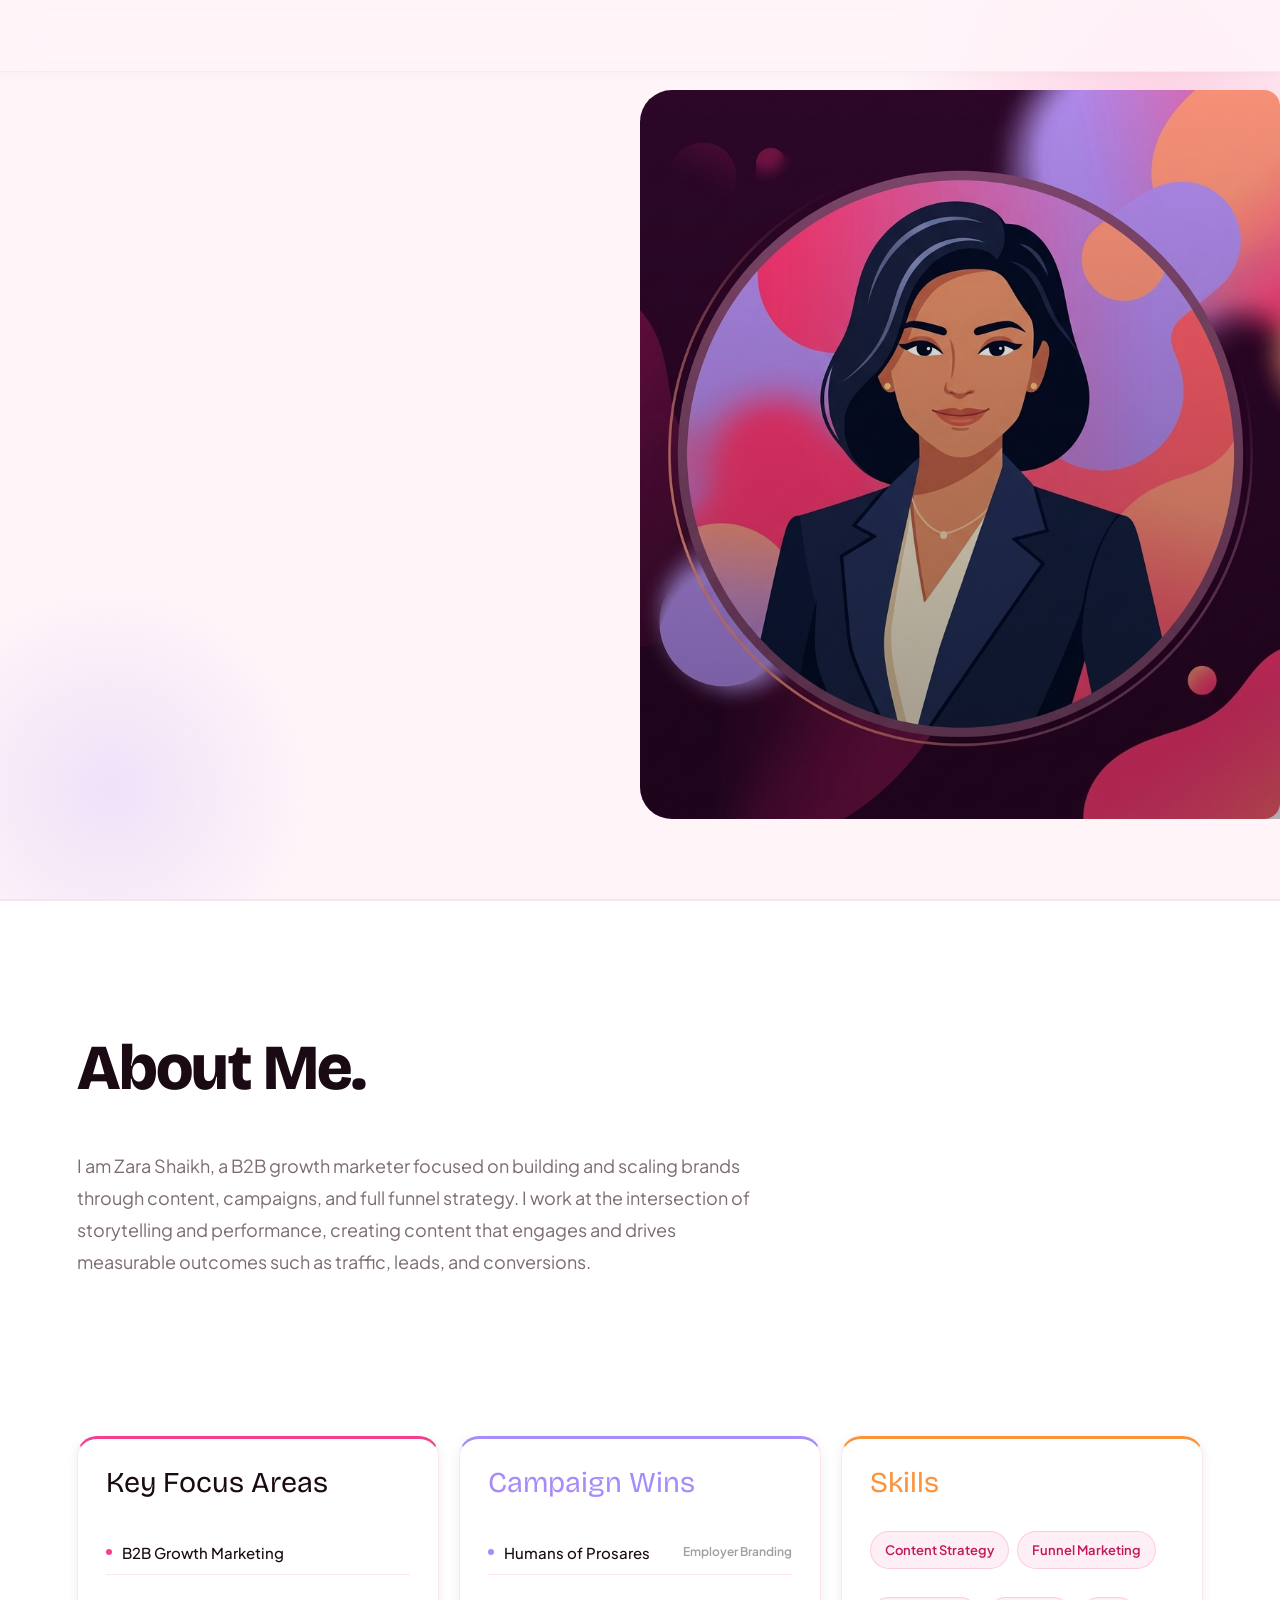
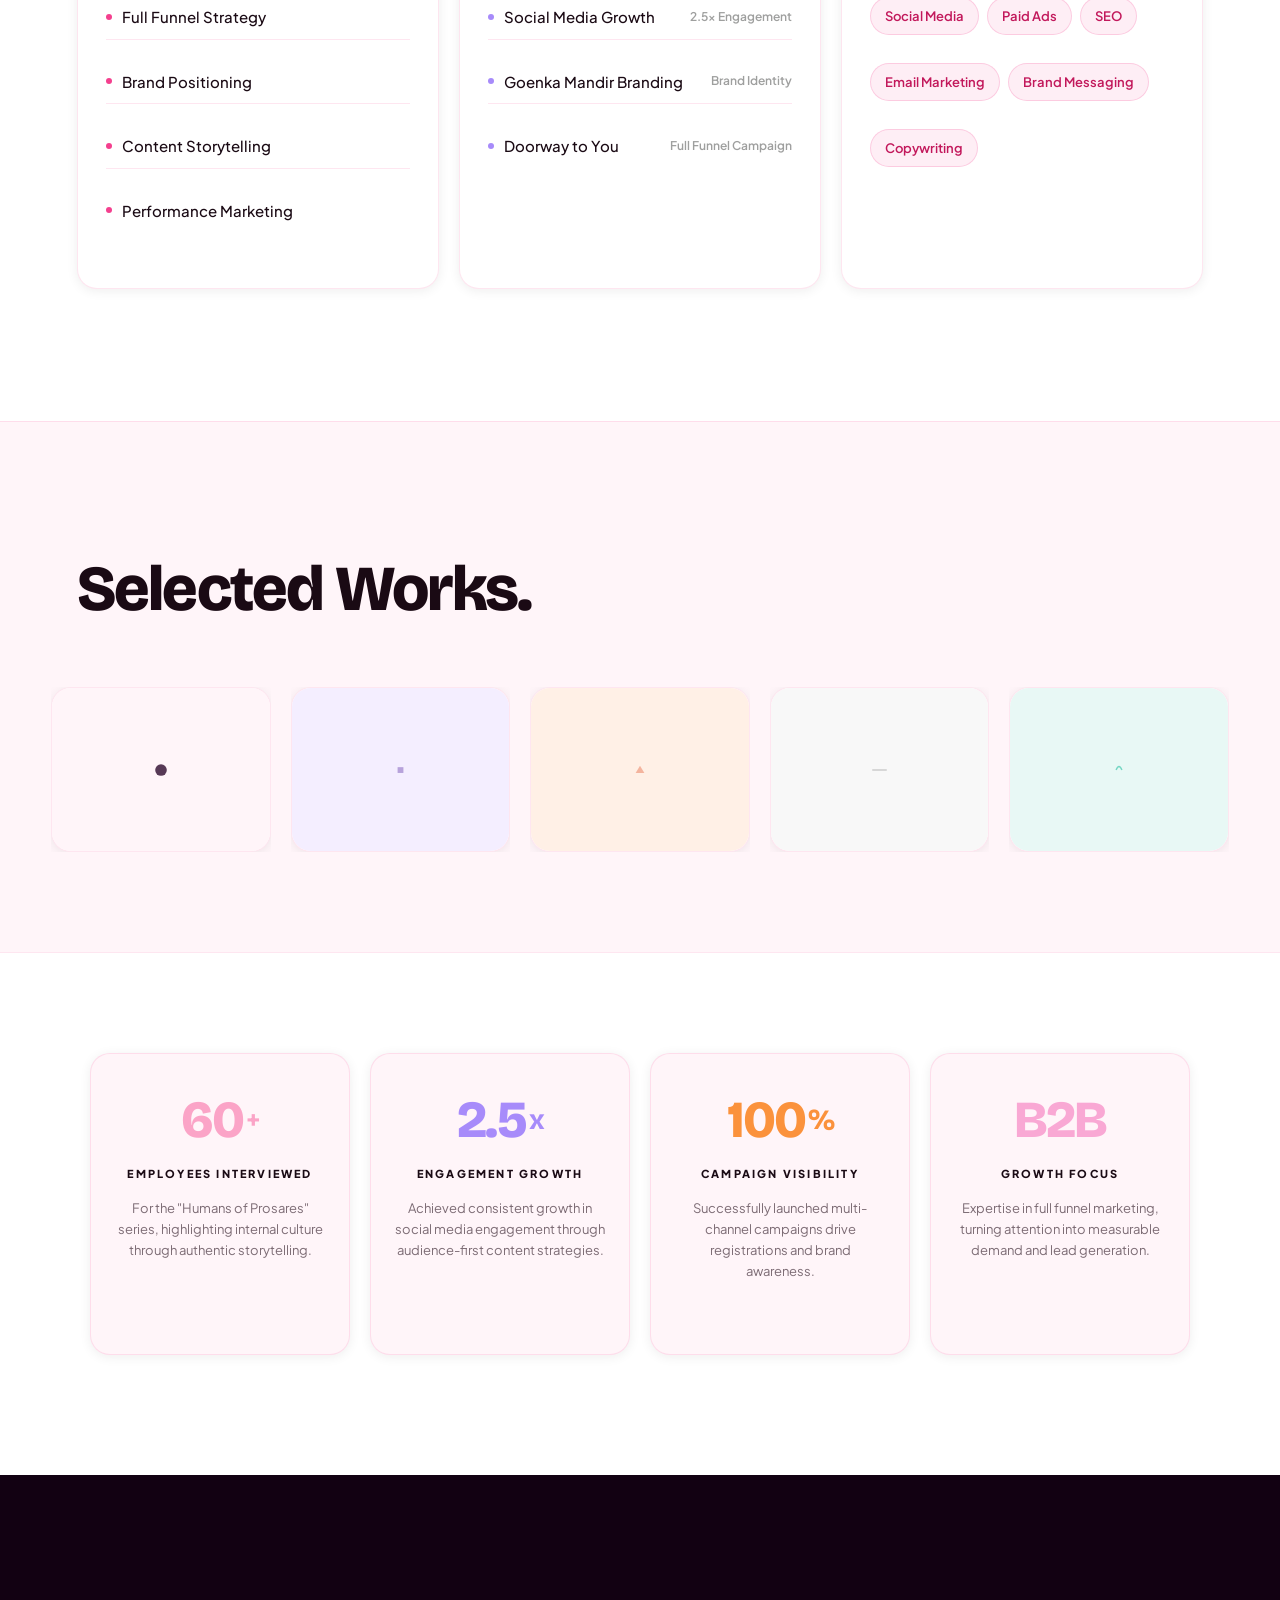
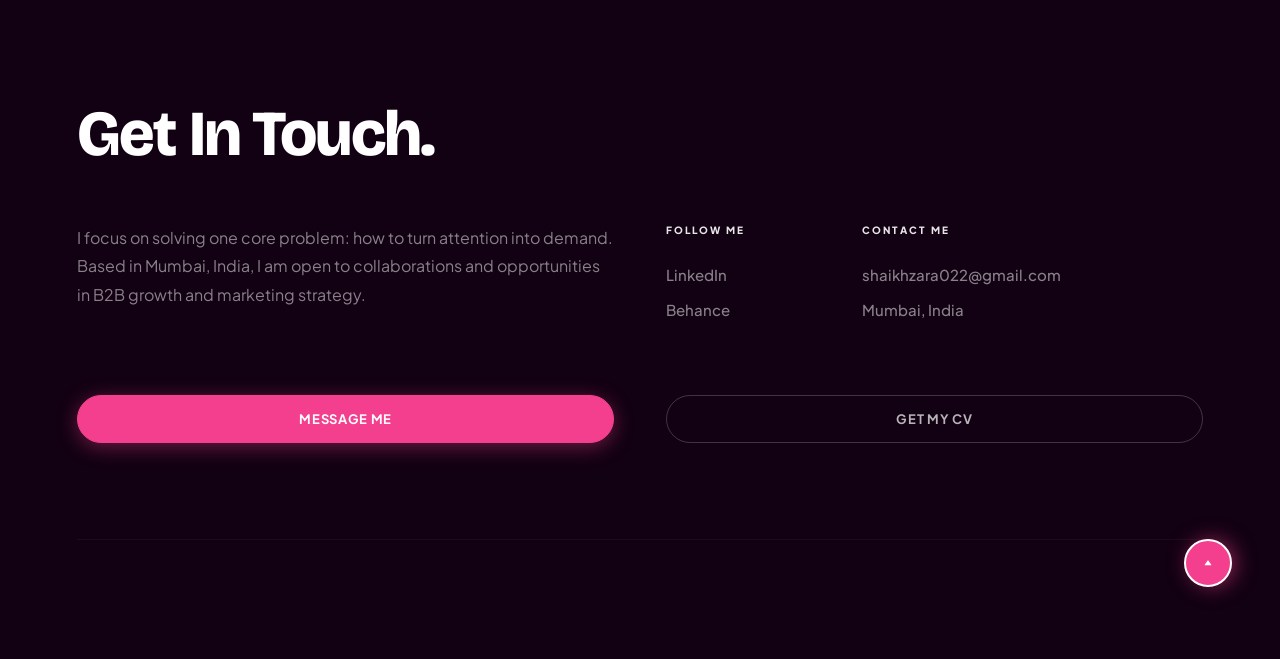
<file: index.html>
<!DOCTYPE html>
<html lang="en" class="no-js" >
<head>

    <!--- basic page needs
    ================================================== -->
    <meta charset="utf-8">
    <meta name="viewport" content="width=device-width, initial-scale=1">
    <title>Zara Shaikh | B2B Growth Marketer</title>
    <meta name="description" content="Portfolio of Zara Shaikh, a B2B growth marketer focused on building and scaling brands through content, campaigns, and full funnel strategy.">

    <script>
        document.documentElement.classList.remove('no-js');
        document.documentElement.classList.add('js');
    </script>

    <!-- CSS
    ================================================== -->
    <link rel="stylesheet" href="css/vendor.css">
    <link rel="stylesheet" href="css/styles.css">
    <link rel="stylesheet" href="css/zara-theme.css">

    <!-- favicons
    ================================================== -->
    <link rel="icon" type="image/svg+xml" href="favicon.svg">
    <link rel="apple-touch-icon" sizes="180x180" href="favicon.svg">
    <link rel="manifest" href="site.webmanifest">

</head>


<body id="top">

    
    <!-- preloader
    ================================================== -->
    <div id="preloader">
        <div id="loader" class="dots-fade">
            <div></div>
            <div></div>
            <div></div>
        </div>
    </div>


    <!-- page wrap
    ================================================== -->
    <div id="page" class="s-pagewrap">


        <!-- # site header 
        ================================================== -->
        <header class="s-header">
            <div class="row s-header__inner">

                <div class="s-header__block">
                    <div class="s-header__logo">
                        <a class="logo" href="index.html">
                            <img src="images/logo.svg" alt="Zara Logo" style="height: 32px; width: auto; display: block;">
                        </a>
                    </div>

                    <a class="s-header__menu-toggle" href="#0"><span>Menu</span></a>
                </div> <!-- end s-header__block -->

                <nav class="s-header__nav">    
                    <ul class="s-header__menu-links">
                        <li class="current"><a class="smoothscroll" href="#intro">Intro</a></li>
                        <li><a class="smoothscroll" href="#about">About</a></li>
                        <li><a class="smoothscroll" href="#works">Works</a></li>
                        <li><a class="smoothscroll" href="#footer">Contact</a></li>
                    </ul> <!-- s-header__menu-links -->    
                </nav> <!-- end s-header__nav -->

            </div> <!-- end s-header__inner -->
        </header> <!-- end s-header -->


        <!-- # intro
        ================================================== -->
        <section id="intro" class="s-intro target-section">

            <div class="row s-intro__content width-sixteen-col">
                <div class="column lg-12 s-intro__content-inner grid-block grid-16">
                    
                    <div class="s-intro__content-text">

                        <div class="s-intro__content-pretitle text-pretitle">Hello, I'm</div>
                        <h1 class="s-intro__content-title">
                        <strong>Zara Shaikh</strong> <br>
                        B2B Growth Marketer <br>
                        Mumbai, India.
                        </h1>                            

                        <div class="s-intro__content-btns">
                            <a class="smoothscroll btn" href="#about">More About Me</a>
                            <a class="smoothscroll btn btn--stroke" href="#footer">Get In Touch</a>
                        </div> <!-- s-intro__content-btns -->   

                    </div> <!-- s-intro__content-text -->                     
                    
                </div> <!-- s-intro__content-inner -->  
            </div> <!-- s-intro__content -->

            <ul class="s-intro__social social-list">
                <li>
                    <a href="https://www.linkedin.com/in/zara-shaikh/" target="_blank">
                        <svg xmlns="http://www.w3.org/2000/svg" width="24" height="24" viewBox="0 0 24 24" style="fill:rgba(0,0,0,1);"><path d="M19 0h-14c-2.761 0-5 2.239-5 5v14c0 2.761 2.239 5 5 5h14c2.762 0 5-2.239 5-5v-14c0-2.761-2.238-5-5-5zm-11 19h-3v-11h3v11zm-1.5-12.268c-.966 0-1.75-.79-1.75-1.764s.784-1.764 1.75-1.764 1.75.79 1.75 1.764-.783 1.764-1.75 1.764zm13.5 12.268h-3v-5.604c0-3.368-4-3.113-4 0v5.604h-3v-11h3v1.765c1.396-2.586 7-2.777 7 2.476v6.759z"/></svg>
                        <span class="u-screen-reader-text">LinkedIn</span>
                    </a>
                </li>
                <li>
                    <a href="#0">
                        <svg xmlns="http://www.w3.org/2000/svg" width="24" height="24" viewBox="0 0 16 16" style="fill:rgba(0, 0, 0, 1);"><path d="M4.654 3c.461 0 .887.035 1.278.14.39.07.711.216.996.391s.497.426.641.747c.14.32.216.711.216 1.137 0 .496-.106.922-.356 1.242-.215.32-.566.606-.997.817.606.176 1.067.496 1.348.922s.461.957.461 1.563c0 .496-.105.922-.285 1.278a2.3 2.3 0 0 1-.782.887c-.32.215-.711.39-1.137.496a5.3 5.3 0 0 1-1.278.176L0 12.803V3zm-.285 3.978c.39 0 .71-.105.957-.285.246-.18.355-.497.355-.887 0-.216-.035-.426-.105-.567a1 1 0 0 0-.32-.355 1.8 1.8 0 0 0-.461-.176c-.176-.035-.356-.035-.567-.035H2.17v2.31c0-.005 2.2-.005 2.2-.005zm.105 4.193c.215 0 .426-.035.606-.07.176-.035.356-.106.496-.216s.25-.215.356-.39c.07-.176.14-.391.14-.641 0-.496-.14-.852-.426-1.102-.285-.215-.676-.32-1.137-.32H2.17v2.734h2.305zm6.858-.035q.428.427 1.278.426c.39 0 .746-.106 1.032-.286q.426-.32.53-.64h1.74c-.286.851-.712 1.457-1.278 1.848-.566.355-1.243.566-2.06.566a4.1 4.1 0 0 1-1.527-.285 2.8 2.8 0 0 1-1.137-.782 2.85 2.85 0 0 1-.712-1.172c-.175-.461-.25-.957-.25-1.528 0-.531.07-1.032.25-1.493.18-.46.426-.852.747-1.207.32-.32.711-.606 1.137-.782a4 4 0 0 1 1.493-.285c.606 0 1.137.105 1.598.355.46.25.817.532 1.102.958.285.39.496.851.641 1.348.07.496.105.996.07 1.563h-5.15c0 .58.21 1.11.496 1.396m2.24-3.732c-.25-.25-.642-.391-1.103-.391-.32 0-.566.07-.781.176s-.356.25-.496.39a.96.96 0 0 0-.25.497c-.036.175-.07.32-.07.46h3.196c-.07-.526-.25-.882-.497-1.132zm-3.127-3.728h3.978v.957h-3.978z"/></svg>
                        <span class="u-screen-reader-text">Behance</span>
                    </a>
                </li>
            </ul> <!-- end s-intro__social -->

            <div class="s-intro__content-media">                               
                <img src="images/zara-avatar.png" srcset="images/zara-avatar.png 1x" alt="Zara Shaikh Avatar - B2B Growth Marketer">
            </div> <!-- s-intro__content-media -->                

            <div class="s-intro__btn-download">
                <a class="btn btn--stroke" href="#0">Get My CV</a>
            </div> <!-- end s-intro__btn-download -->
            
            <div class="s-intro__scroll-down">
                <a href="#about" class="smoothscroll">
                    <div class="scroll-icon">
                        <svg xmlns="http://www.w3.org/2000/svg" width="24" height="24" viewBox="0 0 24 24" style="fill: rgba(0, 0, 0, 1);transform: ;msFilter:;"><path d="M11.178 19.569a.998.998 0 0 0 1.644 0l9-13A.999.999 0 0 0 21 5H3a1.002 1.002 0 0 0-.822 1.569l9 13z"></path></svg>
                    </div>
                    <span class="scroll-text u-screen-reader-text">Scroll Down</span>
                </a>
            </div> <!-- s-intro__scroll-down -->

        </section> <!-- end s-intro -->


        <!-- # about
        ================================================== -->
        <section id="about" class="s-about target-section">

            <div class="row s-about__content">
                <div class="column xl-12">    
                    
                    <div class="section-header reveal" data-num="01">
                        <h2 class="text-display-title">About Me.</h2>
                    </div> <!-- end section-header -->

                    <p class="attention-getter">
                    I am Zara Shaikh, a B2B growth marketer focused on building and scaling brands through content, campaigns, and full funnel strategy. I work at the intersection of storytelling and performance, creating content that engages and drives measurable outcomes such as traffic, leads, and conversions.
                    </p>

                    <p class="attention-getter">
                    At Prosares, I have built social media from scratch, executed full funnel campaigns, and driven consistent growth through a mix of strategic thinking and hands on execution. I focus on solving one core problem: how to turn attention into demand.
                    </p>

                    <div class="grid-list-items s-about__blocks">

                        <div class="grid-list-items__item s-about__block reveal">
                            <h4 class="s-about__block-title">Key Focus Areas</h4>
                            <ul class="s-about__list">
                                <li>B2B Growth Marketing</li>
                                <li>Full Funnel Strategy</li>
                                <li>Brand Positioning</li>
                                <li>Content Storytelling</li>
                                <li>Performance Marketing</li>
                            </ul>
                        </div> <!--end s-about__block -->

                        <div class="grid-list-items__item s-about__block">
                            <h4 class="s-about__block-title">Campaign Wins</h4>

                            <ul class="s-about__list">
                                <li>
                                    Humans of Prosares
                                    <span>Employer Branding</span>
                                </li>
                                <li>
                                    Social Media Growth
                                    <span>2.5× Engagement</span>
                                </li>
                                <li>
                                    Goenka Mandir Branding
                                    <span>Brand Identity</span>
                                </li>
                                <li>
                                    Doorway to You
                                    <span>Full Funnel Campaign</span>
                                </li>
                            </ul>
                        </div> <!--end s-about__block -->
                        
                        <div class="grid-list-items__item s-about__block">
                            <h4 class="s-about__block-title">Skills</h4>

                            <ul class="s-about__list chip-list">
                                <li>Content Strategy</li>
                                <li>Funnel Marketing</li>
                                <li>Social Media</li>
                                <li>Paid Ads</li>
                                <li>SEO</li>
                                <li>Email Marketing</li>
                                <li>Brand Messaging</li>
                                <li>Copywriting</li>
                            </ul>
                        </div> <!--end s-about__block -->

                    </div> <!-- grid-list-items -->

                </div> <!--end column -->
            </div> <!--end s-about__content -->
            
        </section> <!-- end s-about -->   



        <!-- # works
        ================================================== -->
        <section id="works" class="s-works target-section">

            <div class="row">
                <div class="column xl-12">
                    <div class="section-header reveal" data-num="02">
                        <h2 class="text-display-title">Selected Works.</h2>
                    </div> <!-- end section-header -->
                </div>
            </div>

            <div class="row folio-entries">

                <div class="column entry reveal">
                    <a href="images/folio/port_humans.svg" class="entry__link glightbox" data-glightbox="title: Humans of Prosares; description: .entry__desc-01">
                        <div class="entry__thumb">
                            <img src="images/folio/port_humans.svg" srcset="images/folio/port_humans.svg 1x" alt="Humans of Prosares">
                        </div>
                        <div class="entry__info">
                            <h4 class="entry__title">Humans of Prosares</h4>
                            <div class="entry__cat">Employer Branding</div>
                        </div>
                    </a>

                    <div class="glightbox-desc entry__desc-01">
                        <p>
                        Strengthening internal culture and employer branding through storytelling. Interviewed over 60 employees and created a storytelling-led series focused on authenticity.
                        </p>
                    </div>
                </div> <!-- entry -->

                <div class="column entry reveal">
                    <a href="images/folio/port_social.svg" class="entry__link glightbox" data-glightbox="title: Social Media Growth; description: .entry__desc-02">
                        <div class="entry__thumb">
                            <img src="images/folio/port_social.svg" srcset="images/folio/port_social.svg 1x" alt="Social Media Growth Strategy">
                        </div>
                        <div class="entry__info">
                            <h4 class="entry__title">Social Media Growth</h4>
                            <div class="entry__cat">Content Strategy</div>
                        </div>
                    </a>

                    <div class="glightbox-desc entry__desc-02">
                        <p>
                        Scaling brand presence through audience-first storytelling and research. Achieved 2.5x engagement growth and improved retention at Prosares.
                        </p>
                    </div>
                </div> <!-- entry -->

                <div class="column entry reveal">
                    <a href="images/folio/port_branding.svg" class="entry__link glightbox" data-glightbox="title: Goenka Mandir Branding; description: .entry__desc-03">
                        <div class="entry__thumb">
                            <img src="images/folio/port_branding.svg" srcset="images/folio/port_branding.svg 1x" alt="Goenka Mandir Branding identity">
                        </div>
                        <div class="entry__info">
                            <h4 class="entry__title">Goenka Mandir Branding</h4>
                            <div class="entry__cat">Brand Identity</div>
                        </div>
                    </a>

                    <div class="glightbox-desc entry__desc-03">
                        <p>
                        Creating a consistent brand identity for a community group. Developed brand guidelines and a brochure to establish a clear brand foundation.
                        </p>
                    </div>
                </div> <!-- entry -->

                <div class="column entry reveal">
                    <a href="images/folio/port_campaign.svg" class="entry__link glightbox" data-glightbox="title: Doorway to You; description: .entry__desc-04">
                        <div class="entry__thumb">
                            <img src="images/folio/port_campaign.svg" srcset="images/folio/port_campaign.svg 1x" alt="Doorway to You Funnel Campaign">
                        </div>
                        <div class="entry__info">
                            <h4 class="entry__title">Doorway to You</h4>
                            <div class="entry__cat">Full Funnel Campaign</div>
                        </div>
                    </a>

                    <div class="glightbox-desc entry__desc-04">
                        <p>
                        A full funnel campaign for online healing sessions. Handled script development, video editing, landing page content, and paid ads.
                        </p>
                    </div>
                </div> <!-- entry -->

                <div class="column entry reveal">
                    <a href="images/folio/port_creatives.svg" class="entry__link glightbox" data-glightbox="title: Work Samples; description: .entry__desc-05">
                        <div class="entry__thumb">
                            <img src="images/folio/port_creatives.svg" srcset="images/folio/port_creatives.svg 1x" alt="Marketing Creatives Work Samples">
                        </div>
                        <div class="entry__info">
                            <h4 class="entry__title">Work Samples</h4>
                            <div class="entry__cat">Marketing Creatives</div>
                        </div>
                    </a>

                    <div class="glightbox-desc entry__desc-05">
                        <p>
                        Selection of Instagram posts, carousels, campaign creatives, and performance snapshots reflecting a balance between creativity and business impact.
                        </p>
                    </div>
                </div> <!-- entry -->
            </div> <!-- folio entries -->




        </section> <!-- end s-works --> 


        <!-- # numbers
        ================================================== -->
        <section id="numbers" class="s-numbers">

            <div class="row counter-items">

                <div class="column counter-items__item reveal">
                    <div class="num">
                        60
                        <span>+</span>
                    </div>
                    <h5>Employees Interviewed</h5>
                    <p>
                    For the "Humans of Prosares" series, highlighting internal culture through authentic storytelling.
                    </p>
                </div> <!-- end counter-items__item -->

                <div class="column counter-items__item reveal">
                    <div class="num">
                        2.5
                        <span>x</span>
                    </div>
                    <h5>Engagement Growth</h5>
                    <p>
                    Achieved consistent growth in social media engagement through audience-first content strategies.
                    </p>
                </div> <!-- end counter-items__item -->

                <div class="column counter-items__item reveal">
                    <div class="num">
                        100
                        <span>%</span>
                    </div>
                    <h5>Campaign Visibility</h5>
                    <p>
                    Successfully launched multi-channel campaigns drive registrations and brand awareness.
                    </p>
                </div> <!-- end counter-items__item -->

                <div class="column counter-items__item reveal">
                    <div class="num">
                        B2B
                    </div>
                    <h5>Growth Focus</h5>
                    <p>
                    Expertise in full funnel marketing, turning attention into measurable demand and lead generation.
                    </p>
                </div> <!-- end counter-items__item -->

            </div>  <!-- end counter-items -->

        </section> <!-- end s-numbers -->


        <!-- # footer 
        ================================================== -->
        <footer id="footer" class="s-footer target-section">

            <div class="row">
                <div class="column lg-12">
                    <div class="section-header light-on-dark" data-num="03">
                        <h2 class="text-display-title">Get In Touch.</h2>
                    </div> <!-- end section-header -->
                </div>
            </div>

            <div class="row s-footer__content">

                <div class="column xl-6 md-12 s-footer__block s-footer__about">                    
                    <p class="attention-getter">
                    I focus on solving one core problem: how to turn attention into demand. Based in Mumbai, India, I am open to collaborations and opportunities in B2B growth and marketing strategy.
                    </p>               
                </div> <!-- end section-footer__about -->

                <div class="column xl-6 md-12 s-footer__block s-footer__site-links">
                    <div class="row">
                        <div class="column xl-4 lg-5 md-6 tab-12">
                            <h5>Follow Me</h5>
                            <ul class="link-list">
                                <li><a href="https://www.linkedin.com/in/zara-shaikh/" target="_blank">LinkedIn</a></li>
                                <li><a href="#0">Behance</a></li>
                            </ul>
                        </div>
                        <div class="column xl-6 md-6 tab-12">
                            <h5>Contact Me</h5>
                            <ul class="link-list">
                                <li><a href="mailto:shaikhzara022@gmail.com">shaikhzara022@gmail.com</a></li>
                                <li><a href="#0">Mumbai, India</a></li>
                            </ul> 
                        </div>
                    </div>                    
                </div> <!-- end section-footer__site-links -->

            </div> <!-- end section-footer__content -->


            <div class="row s-footer__buttons">
               
                <div class="column xl-6 tab-12">
                    <a href="mailto:shaikhzara022@gmail.com" class="btn btn--primary btn--large u-fullwidth">Message Me</a>
                </div>
          
                <div class="column xl-6 tab-12">                    
                    <a href="#0" class="btn btn--stroke btn--large u-fullwidth">Get My CV</a>
                </div>
            
            </div> <!-- end section-footer__buttons -->              
            
            <div class="row s-footer__bottom">
                
                <div class="column xl-6 lg-12">
                    <!-- Social list removed -->
                </div> <!-- end section-footer__social -->

                <div class="column xl-6 lg-12">
                    <!-- Copyright removed -->
                </div>

            </div> <!-- end section-footer__bottom -->          

            <div class="ss-go-top">
                <a class="smoothscroll" title="Back to Top" href="#top">                 
                    <svg xmlns="http://www.w3.org/2000/svg" width="24" height="24" viewBox="0 0 24 24" style="fill: rgba(0, 0, 0, 1);transform: ;msFilter:;"><path d="M5.536 21.886a1.004 1.004 0 0 0 1.033-.064l13-9a1 1 0 0 0 0-1.644l-13-9A1 1 0 0 0 5 3v18a1 1 0 0 0 .536.886z"></path></svg>
                </a>                                
                <span>Back To Top</span>   
            </div> <!-- end ss-go-top -->
            
        </footer> <!-- end s-footer -->

    </div> <!-- end page-wrap -->


    <!-- Java Script
    ================================================== -->
    <script src="js/plugins.js"></script>
    <script src="js/main.js"></script>

    <!-- Smooth scroll override -->
    <script>
    /* --- SCROLL REVEAL --- */
    const revealCallback = (entries, observer) => {
        entries.forEach(entry => {
            if (entry.isIntersecting) {
                entry.target.classList.add('revealed');
            }
        });
    };

    const revealObserver = new IntersectionObserver(revealCallback, {
        threshold: 0.1
    });

    document.querySelectorAll('.reveal').forEach(el => {
        revealObserver.observe(el);
    });

    /* --- SMOOTH SCROLL --- */
    document.querySelectorAll('a[href^="#"]').forEach(link => {
        link.addEventListener('click', function(e) {
            const target = document.querySelector(this.getAttribute('href'));
            if (target) {
                e.preventDefault();
                target.scrollIntoView({ behavior: 'smooth', block: 'start' });
            }
        });
    });
    </script>
</body>
</html>
</file>
<file: css/vendor.css>
/* ===================================================================
 * Hudson Third-party Stylesheets
 * Template Ver. 1.0.0
 * 04-03-2023
 * -------------------------------------------------------------------
 *
 * TOC:
 * # PrismJS 
 * # Swiper
 * # GLightbox
 *
 * ------------------------------------------------------------------- */
 

/* ===================================================================
 * # PrismJS 1.20.0
 *   https://prismjs.com/download.html#themes=prism-okaidia&languages=markup+css+clike+javascript+markup-templating+php 
 *   
 *   okaidia theme for JavaScript, CSS and HTML
 *   Loosely based on Monokai textmate theme by http://www.monokai.nl/
 *   @author ocodia
 * ------------------------------------------------------------------- */
code[class*=language-],
pre[class*=language-] {
    color          : #f8f8f2;
    background     : none;
    text-shadow    : 0 1px rgba(0, 0, 0, 0.3);
    font-family    : var(--font-mono);
    font-size      : calc(var(--text-size) * 0.9444);
    text-align     : left;
    white-space    : pre;
    word-spacing   : normal;
    word-break     : normal;
    word-wrap      : normal;
    line-height    : var(--vspace-1);
    -moz-tab-size  : 4;
    -o-tab-size    : 4;
    tab-size       : 4;
    -webkit-hyphens: none;
    hyphens        : none;
}

/* Code blocks */
pre[class*=language-] {
    padding : var(--vspace-0_5) 0 var(--vspace-1);
    margin  : var(--vspace-1) 0;
    overflow: auto;
}

:not(pre)>code[class*=language-],
pre[class*=language-] {
    background: #272822;
}

/* Inline code */
:not(pre)>code[class*=language-] {
    padding    : 0.1em;
    white-space: normal;
}

.token.comment,
.token.prolog,
.token.doctype,
.token.cdata {
    color: slategray;
}

.token.punctuation {
    color: #f8f8f2;
}

.token.namespace {
    opacity: 0.7;
}

.token.property,
.token.tag,
.token.constant,
.token.symbol,
.token.deleted {
    color: #f92672;
}

.token.boolean,
.token.number {
    color: #ae81ff;
}

.token.selector,
.token.attr-name,
.token.string,
.token.char,
.token.builtin,
.token.inserted {
    color: #a6e22e;
}

.token.operator,
.token.entity,
.token.url,
.language-css .token.string,
.style .token.string,
.token.variable {
    color: #f8f8f2;
}

.token.atrule,
.token.attr-value,
.token.function,
.token.class-name {
    color: #e6db74;
}

.token.keyword {
    color: #66d9ef;
}

.token.regex,
.token.important {
    color: #fd971f;
}

.token.important,
.token.bold {
    font-weight: bold;
}

.token.italic {
    font-style: italic;
}

.token.entity {
    cursor: help;
}


/* ===================================================================
 * # Swiper 6.4.5
 *   Most modern mobile touch slider and framework with hardware accelerated transitions
 *   https://swiperjs.com
 *
 *   Copyright 2014-2020 Vladimir Kharlampidi
 *
 *   Released under the MIT License
 *
 *   Released on: December 18, 2020
 * ------------------------------------------------------------------- */
@font-face {
    font-family: "swiper-icons";
    src        : url("data:application/font-woff;charset=utf-8;base64, [base64]//wADZ2x5ZgAAAywAAADMAAAD2MHtryVoZWFkAAABbAAAADAAAAA2E2+eoWhoZWEAAAGcAAAAHwAAACQC9gDzaG10eAAAAigAAAAZAAAArgJkABFsb2NhAAAC0AAAAFoAAABaFQAUGG1heHAAAAG8AAAAHwAAACAAcABAbmFtZQAAA/gAAAE5AAACXvFdBwlwb3N0AAAFNAAAAGIAAACE5s74hXjaY2BkYGAAYpf5Hu/j+W2+MnAzMYDAzaX6QjD6/4//Bxj5GA8AuRwMYGkAPywL13jaY2BkYGA88P8Agx4j+/8fQDYfA1AEBWgDAIB2BOoAeNpjYGRgYNBh4GdgYgABEMnIABJzYNADCQAACWgAsQB42mNgYfzCOIGBlYGB0YcxjYGBwR1Kf2WQZGhhYGBiYGVmgAFGBiQQkOaawtDAoMBQxXjg/wEGPcYDDA4wNUA2CCgwsAAAO4EL6gAAeNpj2M0gyAACqxgGNWBkZ2D4/wMA+xkDdgAAAHjaY2BgYGaAYBkGRgYQiAHyGMF8FgYHIM3DwMHABGQrMOgyWDLEM1T9/w8UBfEMgLzE////P/5//f/V/xv+r4eaAAeMbAxwIUYmIMHEgKYAYjUcsDAwsLKxc3BycfPw8jEQA/[base64]/uznmfPFBNODM2K7MTQ45YEAZqGP81AmGGcF3iPqOop0r1SPTaTbVkfUe4HXj97wYE+yNwWYxwWu4v1ugWHgo3S1XdZEVqWM7ET0cfnLGxWfkgR42o2PvWrDMBSFj/IHLaF0zKjRgdiVMwScNRAoWUoH78Y2icB/yIY09An6AH2Bdu/UB+yxopYshQiEvnvu0dURgDt8QeC8PDw7Fpji3fEA4z/PEJ6YOB5hKh4dj3EvXhxPqH/SKUY3rJ7srZ4FZnh1PMAtPhwP6fl2PMJMPDgeQ4rY8YT6Gzao0eAEA409DuggmTnFnOcSCiEiLMgxCiTI6Cq5DZUd3Qmp10vO0LaLTd2cjN4fOumlc7lUYbSQcZFkutRG7g6JKZKy0RmdLY680CDnEJ+UMkpFFe1RN7nxdVpXrC4aTtnaurOnYercZg2YVmLN/d/gczfEimrE/fs/bOuq29Zmn8tloORaXgZgGa78yO9/cnXm2BpaGvq25Dv9S4E9+5SIc9PqupJKhYFSSl47+Qcr1mYNAAAAeNptw0cKwkAAAMDZJA8Q7OUJvkLsPfZ6zFVERPy8qHh2YER+3i/BP83vIBLLySsoKimrqKqpa2hp6+jq6RsYGhmbmJqZSy0sraxtbO3sHRydnEMU4uR6yx7JJXveP7WrDycAAAAAAAH//wACeNpjYGRgYOABYhkgZgJCZgZNBkYGLQZtIJsFLMYAAAw3ALgAeNolizEKgDAQBCchRbC2sFER0YD6qVQiBCv/H9ezGI6Z5XBAw8CBK/m5iQQVauVbXLnOrMZv2oLdKFa8Pjuru2hJzGabmOSLzNMzvutpB3N42mNgZGBg4GKQYzBhYMxJLMlj4GBgAYow/P/PAJJhLM6sSoWKfWCAAwDAjgbRAAB42mNgYGBkAIIbCZo5IPrmUn0hGA0AO8EFTQAA") format("woff");
    font-weight: 400;
    font-style : normal;
}

:root {
    --swiper-theme-color: #007aff;
}

.swiper-container {
    margin-left : auto;
    margin-right: auto;
    position    : relative;
    overflow    : hidden;
    list-style  : none;
    padding     : 0;
    /* Fix of Webkit flickering */
    z-index     : 1;
}

.swiper-container-vertical>.swiper-wrapper {
    flex-direction: column;
}

.swiper-wrapper {
    position           : relative;
    width              : 100%;
    height             : 100%;
    z-index            : 1;
    display            : flex;
    transition-property: transform;
    box-sizing         : content-box;
}

.swiper-container-android .swiper-slide,
.swiper-wrapper {
    transform: translate3d(0px, 0, 0);
}

.swiper-container-multirow>.swiper-wrapper {
    flex-wrap: wrap;
}

.swiper-container-multirow-column>.swiper-wrapper {
    flex-wrap     : wrap;
    flex-direction: column;
}

.swiper-container-free-mode>.swiper-wrapper {
    transition-timing-function: ease-out;
    margin                    : 0 auto;
}

.swiper-slide {
    flex-shrink        : 0;
    width              : 100%;
    height             : 100%;
    position           : relative;
    transition-property: transform;
}

.swiper-slide-invisible-blank {
    visibility: hidden;
}

/* Auto Height */
.swiper-container-autoheight,
.swiper-container-autoheight .swiper-slide {
    height: auto;
}

.swiper-container-autoheight .swiper-wrapper {
    align-items        : flex-start;
    transition-property: transform, height;
}

/* 3D Effects */
.swiper-container-3d {
    perspective: 1200px;
}

.swiper-container-3d .swiper-wrapper,
.swiper-container-3d .swiper-slide,
.swiper-container-3d .swiper-slide-shadow-left,
.swiper-container-3d .swiper-slide-shadow-right,
.swiper-container-3d .swiper-slide-shadow-top,
.swiper-container-3d .swiper-slide-shadow-bottom,
.swiper-container-3d .swiper-cube-shadow {
    transform-style: preserve-3d;
}

.swiper-container-3d .swiper-slide-shadow-left,
.swiper-container-3d .swiper-slide-shadow-right,
.swiper-container-3d .swiper-slide-shadow-top,
.swiper-container-3d .swiper-slide-shadow-bottom {
    position      : absolute;
    left          : 0;
    top           : 0;
    width         : 100%;
    height        : 100%;
    pointer-events: none;
    z-index       : 10;
}

.swiper-container-3d .swiper-slide-shadow-left {
    background-image: linear-gradient(to left, rgba(0, 0, 0, 0.5), rgba(0, 0, 0, 0));
}

.swiper-container-3d .swiper-slide-shadow-right {
    background-image: linear-gradient(to right, rgba(0, 0, 0, 0.5), rgba(0, 0, 0, 0));
}

.swiper-container-3d .swiper-slide-shadow-top {
    background-image: linear-gradient(to top, rgba(0, 0, 0, 0.5), rgba(0, 0, 0, 0));
}

.swiper-container-3d .swiper-slide-shadow-bottom {
    background-image: linear-gradient(to bottom, rgba(0, 0, 0, 0.5), rgba(0, 0, 0, 0));
}

/* CSS Mode */
.swiper-container-css-mode>.swiper-wrapper {
    overflow          : auto;
    scrollbar-width   : none;
    /* For Firefox */
    -ms-overflow-style: none;
    /* For Internet Explorer and Edge */
}

.swiper-container-css-mode>.swiper-wrapper::-webkit-scrollbar {
    display: none;
}

.swiper-container-css-mode>.swiper-wrapper>.swiper-slide {
    scroll-snap-align: start start;
}

.swiper-container-horizontal.swiper-container-css-mode>.swiper-wrapper {
    scroll-snap-type: x mandatory;
}

.swiper-container-vertical.swiper-container-css-mode>.swiper-wrapper {
    scroll-snap-type: y mandatory;
}

:root {
    --swiper-navigation-size : 44px;
    /*
    --swiper-navigation-color: var(--swiper-theme-color);
    */
}

.swiper-button-prev,
.swiper-button-next {
    position       : absolute;
    top            : 50%;
    width          : calc(var(--swiper-navigation-size) / 44 * 27);
    height         : var(--swiper-navigation-size);
    margin-top     : calc(-1 * var(--swiper-navigation-size) / 2);
    z-index        : 10;
    cursor         : pointer;
    display        : flex;
    align-items    : center;
    justify-content: center;
    color          : var(--swiper-navigation-color, var(--swiper-theme-color));
}

.swiper-button-prev.swiper-button-disabled,
.swiper-button-next.swiper-button-disabled {
    opacity       : 0.35;
    cursor        : auto;
    pointer-events: none;
}

.swiper-button-prev:after,
.swiper-button-next:after {
    font-family   : swiper-icons;
    font-size     : var(--swiper-navigation-size);
    text-transform: none !important;
    letter-spacing: 0;
    text-transform: none;
    font-variant  : initial;
    line-height   : 1;
}

.swiper-button-prev,
.swiper-container-rtl .swiper-button-next {
    left : 10px;
    right: auto;
}

.swiper-button-prev:after,
.swiper-container-rtl .swiper-button-next:after {
    content: "prev";
}

.swiper-button-next,
.swiper-container-rtl .swiper-button-prev {
    right: 10px;
    left : auto;
}

.swiper-button-next:after,
.swiper-container-rtl .swiper-button-prev:after {
    content: "next";
}

.swiper-button-prev.swiper-button-white,
.swiper-button-next.swiper-button-white {
    --swiper-navigation-color: #ffffff;
}

.swiper-button-prev.swiper-button-black,
.swiper-button-next.swiper-button-black {
    --swiper-navigation-color: #000000;
}

.swiper-button-lock {
    display: none;
}

:root {
    /*
    --swiper-pagination-color: var(--swiper-theme-color);
    */
}

.swiper-pagination {
    position  : absolute;
    text-align: center;
    transition: 300ms opacity;
    transform : translate3d(0, 0, 0);
    z-index   : 10;
}

.swiper-pagination.swiper-pagination-hidden {
    opacity: 0;
}

/* Common Styles */
.swiper-pagination-fraction,
.swiper-pagination-custom,
.swiper-container-horizontal>.swiper-pagination-bullets {
    bottom: 10px;
    left  : 0;
    width : 100%;
}

/* Bullets */
.swiper-pagination-bullets-dynamic {
    overflow : hidden;
    font-size: 0;
}

.swiper-pagination-bullets-dynamic .swiper-pagination-bullet {
    transform: scale(0.33);
    position : relative;
}

.swiper-pagination-bullets-dynamic .swiper-pagination-bullet-active {
    transform: scale(1);
}

.swiper-pagination-bullets-dynamic .swiper-pagination-bullet-active-main {
    transform: scale(1);
}

.swiper-pagination-bullets-dynamic .swiper-pagination-bullet-active-prev {
    transform: scale(0.66);
}

.swiper-pagination-bullets-dynamic .swiper-pagination-bullet-active-prev-prev {
    transform: scale(0.33);
}

.swiper-pagination-bullets-dynamic .swiper-pagination-bullet-active-next {
    transform: scale(0.66);
}

.swiper-pagination-bullets-dynamic .swiper-pagination-bullet-active-next-next {
    transform: scale(0.33);
}

.swiper-pagination-bullet {
    width        : 8px;
    height       : 8px;
    display      : inline-block;
    border-radius: 100%;
    background   : #000;
    opacity      : 0.2;
}

button.swiper-pagination-bullet {
    border            : none;
    margin            : 0;
    padding           : 0;
    box-shadow        : none;
    -webkit-appearance: none;
    -moz-appearance   : none;
    appearance        : none;
}

.swiper-pagination-clickable .swiper-pagination-bullet {
    cursor: pointer;
}

.swiper-pagination-bullet-active {
    opacity   : 1;
    background: var(--swiper-pagination-color, var(--swiper-theme-color));
}

.swiper-container-vertical>.swiper-pagination-bullets {
    right    : 10px;
    top      : 50%;
    transform: translate3d(0px, -50%, 0);
}

.swiper-container-vertical>.swiper-pagination-bullets .swiper-pagination-bullet {
    margin : 6px 0;
    display: block;
}

.swiper-container-vertical>.swiper-pagination-bullets.swiper-pagination-bullets-dynamic {
    top      : 50%;
    transform: translateY(-50%);
    width    : 8px;
}

.swiper-container-vertical>.swiper-pagination-bullets.swiper-pagination-bullets-dynamic .swiper-pagination-bullet {
    display   : inline-block;
    transition: 200ms transform, 200ms top;
}

.swiper-container-horizontal>.swiper-pagination-bullets .swiper-pagination-bullet {
    margin: 0 4px;
}

.swiper-container-horizontal>.swiper-pagination-bullets.swiper-pagination-bullets-dynamic {
    left       : 50%;
    transform  : translateX(-50%);
    white-space: nowrap;
}

.swiper-container-horizontal>.swiper-pagination-bullets.swiper-pagination-bullets-dynamic .swiper-pagination-bullet {
    transition: 200ms transform, 200ms left;
}

.swiper-container-horizontal.swiper-container-rtl>.swiper-pagination-bullets-dynamic .swiper-pagination-bullet {
    transition: 200ms transform, 200ms right;
}

/* Progress */
.swiper-pagination-progressbar {
    background: rgba(0, 0, 0, 0.25);
    position  : absolute;
}

.swiper-pagination-progressbar .swiper-pagination-progressbar-fill {
    background      : var(--swiper-pagination-color, var(--swiper-theme-color));
    position        : absolute;
    left            : 0;
    top             : 0;
    width           : 100%;
    height          : 100%;
    transform       : scale(0);
    transform-origin: left top;
}

.swiper-container-rtl .swiper-pagination-progressbar .swiper-pagination-progressbar-fill {
    transform-origin: right top;
}

.swiper-container-horizontal>.swiper-pagination-progressbar,
.swiper-container-vertical>.swiper-pagination-progressbar.swiper-pagination-progressbar-opposite {
    width : 100%;
    height: 4px;
    left  : 0;
    top   : 0;
}

.swiper-container-vertical>.swiper-pagination-progressbar,
.swiper-container-horizontal>.swiper-pagination-progressbar.swiper-pagination-progressbar-opposite {
    width : 4px;
    height: 100%;
    left  : 0;
    top   : 0;
}

.swiper-pagination-white {
    --swiper-pagination-color: #ffffff;
}

.swiper-pagination-black {
    --swiper-pagination-color: #000000;
}

.swiper-pagination-lock {
    display: none;
}

/* Scrollbar */
.swiper-scrollbar {
    border-radius   : 10px;
    position        : relative;
    -ms-touch-action: none;
    background      : rgba(0, 0, 0, 0.1);
}

.swiper-container-horizontal>.swiper-scrollbar {
    position: absolute;
    left    : 1%;
    bottom  : 3px;
    z-index : 50;
    height  : 5px;
    width   : 98%;
}

.swiper-container-vertical>.swiper-scrollbar {
    position: absolute;
    right   : 3px;
    top     : 1%;
    z-index : 50;
    width   : 5px;
    height  : 98%;
}

.swiper-scrollbar-drag {
    height       : 100%;
    width        : 100%;
    position     : relative;
    background   : rgba(0, 0, 0, 0.5);
    border-radius: 10px;
    left         : 0;
    top          : 0;
}

.swiper-scrollbar-cursor-drag {
    cursor: move;
}

.swiper-scrollbar-lock {
    display: none;
}

.swiper-zoom-container {
    width          : 100%;
    height         : 100%;
    display        : flex;
    justify-content: center;
    align-items    : center;
    text-align     : center;
}

.swiper-zoom-container>img,
.swiper-zoom-container>svg,
.swiper-zoom-container>canvas {
    max-width    : 100%;
    max-height   : 100%;
    -o-object-fit: contain;
    object-fit   : contain;
}

.swiper-slide-zoomed {
    cursor: move;
}

/* Preloader */
:root {
    /*
    --swiper-preloader-color: var(--swiper-theme-color);
    */
}

.swiper-lazy-preloader {
    width           : 42px;
    height          : 42px;
    position        : absolute;
    left            : 50%;
    top             : 50%;
    margin-left     : -21px;
    margin-top      : -21px;
    z-index         : 10;
    transform-origin: 50%;
    animation       : swiper-preloader-spin 1s infinite linear;
    box-sizing      : border-box;
    border          : 4px solid var(--swiper-preloader-color, var(--swiper-theme-color));
    border-radius   : 50%;
    border-top-color: transparent;
}

.swiper-lazy-preloader-white {
    --swiper-preloader-color: #fff;
}

.swiper-lazy-preloader-black {
    --swiper-preloader-color: #000;
}

@keyframes swiper-preloader-spin {
    100% {
        transform: rotate(360deg);
    }
}

/* a11y */
.swiper-container .swiper-notification {
    position      : absolute;
    left          : 0;
    top           : 0;
    pointer-events: none;
    opacity       : 0;
    z-index       : -1000;
}

.swiper-container-fade.swiper-container-free-mode .swiper-slide {
    transition-timing-function: ease-out;
}

.swiper-container-fade .swiper-slide {
    pointer-events     : none;
    transition-property: opacity;
}

.swiper-container-fade .swiper-slide .swiper-slide {
    pointer-events: none;
}

.swiper-container-fade .swiper-slide-active,
.swiper-container-fade .swiper-slide-active .swiper-slide-active {
    pointer-events: auto;
}

.swiper-container-cube {
    overflow: visible;
}

.swiper-container-cube .swiper-slide {
    pointer-events             : none;
    -webkit-backface-visibility: hidden;
    backface-visibility        : hidden;
    z-index                    : 1;
    visibility                 : hidden;
    transform-origin           : 0 0;
    width                      : 100%;
    height                     : 100%;
}

.swiper-container-cube .swiper-slide .swiper-slide {
    pointer-events: none;
}

.swiper-container-cube.swiper-container-rtl .swiper-slide {
    transform-origin: 100% 0;
}

.swiper-container-cube .swiper-slide-active,
.swiper-container-cube .swiper-slide-active .swiper-slide-active {
    pointer-events: auto;
}

.swiper-container-cube .swiper-slide-active,
.swiper-container-cube .swiper-slide-next,
.swiper-container-cube .swiper-slide-prev,
.swiper-container-cube .swiper-slide-next+.swiper-slide {
    pointer-events: auto;
    visibility    : visible;
}

.swiper-container-cube .swiper-slide-shadow-top,
.swiper-container-cube .swiper-slide-shadow-bottom,
.swiper-container-cube .swiper-slide-shadow-left,
.swiper-container-cube .swiper-slide-shadow-right {
    z-index                    : 0;
    -webkit-backface-visibility: hidden;
    backface-visibility        : hidden;
}

.swiper-container-cube .swiper-cube-shadow {
    position  : absolute;
    left      : 0;
    bottom    : 0px;
    width     : 100%;
    height    : 100%;
    background: #000;
    opacity   : 0.6;
    filter    : blur(50px);
    z-index   : 0;
}

.swiper-container-flip {
    overflow: visible;
}

.swiper-container-flip .swiper-slide {
    pointer-events             : none;
    -webkit-backface-visibility: hidden;
    backface-visibility        : hidden;
    z-index                    : 1;
}

.swiper-container-flip .swiper-slide .swiper-slide {
    pointer-events: none;
}

.swiper-container-flip .swiper-slide-active,
.swiper-container-flip .swiper-slide-active .swiper-slide-active {
    pointer-events: auto;
}

.swiper-container-flip .swiper-slide-shadow-top,
.swiper-container-flip .swiper-slide-shadow-bottom,
.swiper-container-flip .swiper-slide-shadow-left,
.swiper-container-flip .swiper-slide-shadow-right {
    z-index                    : 0;
    -webkit-backface-visibility: hidden;
    backface-visibility        : hidden;
}


/* ==========================================================================
 * # GLightbox
 *
 * GLightbox 3.2.0
 * https://biati-digital.github.io/glightbox/
 * -------------------------------------------------------------------------- 
 */
.glightbox-container {
    width                      : 100%;
    height                     : 100%;
    position                   : fixed;
    top                        : 0;
    left                       : 0;
    z-index                    : 999999 !important;
    overflow                   : hidden;
    touch-action               : none;
    -webkit-text-size-adjust   : 100%;
    -moz-text-size-adjust      : 100%;
    text-size-adjust           : 100%;
    -webkit-backface-visibility: hidden;
    backface-visibility        : hidden;
    outline                    : none;
}

.glightbox-container.inactive {
    display: none;
}

.glightbox-container .gcontainer {
    position: relative;
    width   : 100%;
    height  : 100%;
    z-index : 9999;
    overflow: hidden;
}

.glightbox-container .gslider {
    transition     : transform 0.4s ease;
    height         : 100%;
    left           : 0;
    top            : 0;
    width          : 100%;
    position       : relative;
    overflow       : hidden;
    display        : flex !important;
    justify-content: center;
    align-items    : center;
    transform      : translate3d(0, 0, 0);
}

.glightbox-container .gslide {
    width              : 100%;
    position           : absolute;
    -webkit-user-select: none;
    -moz-user-select   : none;
    user-select        : none;
    display            : flex;
    align-items        : center;
    justify-content    : center;
    opacity            : 0;
}

.glightbox-container .gslide.current {
    opacity : 1;
    z-index : 99999;
    position: relative;
}

.glightbox-container .gslide.prev {
    opacity: 1;
    z-index: 9999;
}

.glightbox-container .gslide-inner-content {
    width: 100%;
}

.glightbox-container .ginner-container {
    position       : relative;
    width          : 100%;
    display        : flex;
    justify-content: center;
    flex-direction : column;
    max-width      : 100%;
    margin         : auto;
    height         : 100vh;
}

.glightbox-container .ginner-container.gvideo-container {
    width: 100%;
}

.glightbox-container .ginner-container.desc-bottom,
.glightbox-container .ginner-container.desc-top {
    flex-direction: column;
}

.glightbox-container .ginner-container.desc-left,
.glightbox-container .ginner-container.desc-right {
    max-width: 100% !important;
}

.gslide iframe,
.gslide video {
    outline                   : none !important;
    border                    : none;
    min-height                : 165px;
    -webkit-overflow-scrolling: touch;
    touch-action              : auto;
}

.gslide:not(.current) {
    pointer-events: none;
}

.gslide-image {
    align-items: center;
}

.gslide-image img {
    max-height         : 100vh;
    display            : block;
    padding            : 0;
    float              : none;
    outline            : none;
    border             : none;
    -webkit-user-select: none;
    -moz-user-select   : none;
    user-select        : none;
    max-width          : 100vw;
    width              : auto;
    height             : auto;
    -o-object-fit      : cover;
    object-fit         : cover;
    touch-action       : none;
    margin             : auto;
    min-width          : 200px;
}

.desc-top .gslide-image img,
.desc-bottom .gslide-image img {
    width: auto;
}

.desc-left .gslide-image img,
.desc-right .gslide-image img {
    width    : auto;
    max-width: 100%;
}

.gslide-image img.zoomable {
    position: relative;
}

.gslide-image img.dragging {
    cursor    : grabbing !important;
    transition: none;
}

.gslide-video {
    position : relative;
    max-width: 100vh;
    width    : 100% !important;
}

.gslide-video .plyr__poster-enabled.plyr--loading .plyr__poster {
    display: none;
}

.gslide-video .gvideo-wrapper {
    width       : 100%;
    /* max-width: 160vmin; */
    margin      : auto;
}

.gslide-video::before {
    content   : "";
    position  : absolute;
    width     : 100%;
    height    : 100%;
    background: rgba(255, 0, 0, 0.34);
    display   : none;
}

.gslide-video.playing::before {
    display: none;
}

.gslide-video.fullscreen {
    max-width: 100% !important;
    min-width: 100%;
    height   : 75vh;
}

.gslide-video.fullscreen video {
    max-width: 100% !important;
    width    : 100% !important;
}

.gslide-inline {
    background: #fff;
    text-align: left;
    max-height: calc(100vh - 40px);
    overflow  : auto;
    max-width : 100%;
    margin    : auto;
}

.gslide-inline .ginlined-content {
    padding: 20px;
    width  : 100%;
}

.gslide-inline .dragging {
    cursor    : grabbing !important;
    transition: none;
}

.ginlined-content {
    overflow: auto;
    display : block !important;
    opacity : 1;
}

.gslide-external {
    display   : flex;
    width     : 100%;
    min-width : 100%;
    background: #fff;
    padding   : 0;
    overflow  : auto;
    max-height: 75vh;
    height    : 100%;
}

.gslide-media {
    display: flex;
    width  : auto;
}

.zoomed .gslide-media {
    box-shadow: none !important;
}

.desc-top .gslide-media,
.desc-bottom .gslide-media {
    margin        : 0 auto;
    flex-direction: column;
}

.gslide-description {
    position: relative;
    flex    : 1 0 100%;
}

.gslide-description.description-left,
.gslide-description.description-right {
    max-width: 100%;
}

.gslide-description.description-bottom,
.gslide-description.description-top {
    margin: 0 auto;
    width : 100%;
}

.gslide-description p {
    margin-bottom: 12px;
}

.gslide-description p:last-child {
    margin-bottom: 0;
}

.zoomed .gslide-description {
    display: none;
}

.glightbox-button-hidden {
    display: none;
}

/*
 * Description for mobiles
 * something like facebook does the description
 * for the photos
*/
.glightbox-mobile .glightbox-container .gslide-description {
    height        : auto !important;
    width         : 100%;
    position      : absolute;
    bottom        : 0;
    padding       : 19px 11px;
    max-width     : 100vw !important;
    order         : 2 !important;
    max-height    : 78vh;
    overflow      : auto !important;
    background    : linear-gradient(to bottom, rgba(0, 0, 0, 0) 0%, rgba(0, 0, 0, 0.75) 100%);
    transition    : opacity 0.3s linear;
    padding-bottom: 50px;
}

.glightbox-mobile .glightbox-container .gslide-title {
    color    : #fff;
    font-size: 1em;
}

.glightbox-mobile .glightbox-container .gslide-desc {
    color: #a1a1a1;
}

.glightbox-mobile .glightbox-container .gslide-desc a {
    color      : #fff;
    font-weight: bold;
}

.glightbox-mobile .glightbox-container .gslide-desc * {
    color: inherit;
}

.glightbox-mobile .glightbox-container .gslide-desc .desc-more {
    color  : #fff;
    opacity: 0.4;
}

.gdesc-open .gslide-media {
    transition: opacity 0.5s ease;
    opacity   : 0.4;
}

.gdesc-open .gdesc-inner {
    padding-bottom: 30px;
}

.gdesc-closed .gslide-media {
    transition: opacity 0.5s ease;
    opacity   : 1;
}

.greset {
    transition: all 0.3s ease;
}

.gabsolute {
    position: absolute;
}

.grelative {
    position: relative;
}

.glightbox-desc {
    display: none !important;
}

.glightbox-open {
    overflow: hidden;
}

.gloader {
    height            : 25px;
    width             : 25px;
    animation         : lightboxLoader 0.8s infinite linear;
    border            : 2px solid #fff;
    border-right-color: transparent;
    border-radius     : 50%;
    position          : absolute;
    display           : block;
    z-index           : 9999;
    left              : 0;
    right             : 0;
    margin            : 0 auto;
    top               : 47%;
}

.goverlay {
    width      : 100%;
    height     : calc(100vh + 1px);
    position   : fixed;
    top        : -1px;
    left       : 0;
    background : #000;
    will-change: opacity;
}

.glightbox-mobile .goverlay {
    background: #000;
}

.gprev,
.gnext,
.gclose {
    z-index        : 99999;
    cursor         : pointer;
    width          : 26px;
    height         : 44px;
    border         : none;
    display        : flex;
    justify-content: center;
    align-items    : center;
    flex-direction : column;
}

.gprev svg,
.gnext svg,
.gclose svg {
    display: block;
    width  : 25px;
    height : auto;
    margin : 0;
    padding: 0;
}

.gprev.disabled,
.gnext.disabled,
.gclose.disabled {
    opacity: 0.2;
}

.gprev .garrow,
.gnext .garrow,
.gclose .garrow {
    stroke: #fff;
}

.gbtn.focused {
    outline: 2px solid #0f3d81;
}

iframe.wait-autoplay {
    opacity: 0;
}

.glightbox-closing .gnext,
.glightbox-closing .gprev,
.glightbox-closing .gclose {
    opacity: 0 !important;
}

/*Skin */
.glightbox-clean .gslide-description {
    background: #fff;
}

.glightbox-clean .gdesc-inner {
    padding: 22px 20px;
}

.glightbox-clean .gslide-title {
    font-size    : 1em;
    font-weight  : normal;
    font-family  : arial;
    color        : #000;
    margin-bottom: 19px;
    line-height  : 1.4em;
}

.glightbox-clean .gslide-desc {
    font-size    : 0.86em;
    margin-bottom: 0;
    font-family  : arial;
    line-height  : 1.4em;
}

.glightbox-clean .gslide-video {
    background: #000;
}

.glightbox-clean .gprev,
.glightbox-clean .gnext,
.glightbox-clean .gclose {
    background-color: rgba(0, 0, 0, 0.75);
    border-radius   : 4px;
}

.glightbox-clean .gprev path,
.glightbox-clean .gnext path,
.glightbox-clean .gclose path {
    fill: #fff;
}

.glightbox-clean .gprev {
    position: absolute;
    top     : -100%;
    left    : 30px;
    width   : 40px;
    height  : 50px;
}

.glightbox-clean .gnext {
    position: absolute;
    top     : -100%;
    right   : 30px;
    width   : 40px;
    height  : 50px;
}

.glightbox-clean .gclose {
    width   : 35px;
    height  : 35px;
    top     : 15px;
    right   : 10px;
    position: absolute;
}

.glightbox-clean .gclose svg {
    width : 18px;
    height: auto;
}

.glightbox-clean .gclose:hover {
    opacity: 1;
}

/*CSS Animations*/
.gfadeIn {
    animation: gfadeIn 0.5s ease;
}

.gfadeOut {
    animation: gfadeOut 0.5s ease;
}

.gslideOutLeft {
    animation: gslideOutLeft 0.3s ease;
}

.gslideInLeft {
    animation: gslideInLeft 0.3s ease;
}

.gslideOutRight {
    animation: gslideOutRight 0.3s ease;
}

.gslideInRight {
    animation: gslideInRight 0.3s ease;
}

.gzoomIn {
    animation: gzoomIn 0.5s ease;
}

.gzoomOut {
    animation: gzoomOut 0.5s ease;
}

@keyframes lightboxLoader {
    0% {
        transform: rotate(0deg);
    }

    100% {
        transform: rotate(360deg);
    }
}

@keyframes gfadeIn {
    from {
        opacity: 0;
    }

    to {
        opacity: 1;
    }
}

@keyframes gfadeOut {
    from {
        opacity: 1;
    }

    to {
        opacity: 0;
    }
}

@keyframes gslideInLeft {
    from {
        opacity  : 0;
        transform: translate3d(-60%, 0, 0);
    }

    to {
        visibility: visible;
        transform : translate3d(0, 0, 0);
        opacity   : 1;
    }
}

@keyframes gslideOutLeft {
    from {
        opacity   : 1;
        visibility: visible;
        transform : translate3d(0, 0, 0);
    }

    to {
        transform : translate3d(-60%, 0, 0);
        opacity   : 0;
        visibility: hidden;
    }
}

@keyframes gslideInRight {
    from {
        opacity   : 0;
        visibility: visible;
        transform : translate3d(60%, 0, 0);
    }

    to {
        transform: translate3d(0, 0, 0);
        opacity  : 1;
    }
}

@keyframes gslideOutRight {
    from {
        opacity   : 1;
        visibility: visible;
        transform : translate3d(0, 0, 0);
    }

    to {
        transform: translate3d(60%, 0, 0);
        opacity  : 0;
    }
}

@keyframes gzoomIn {
    from {
        opacity  : 0;
        transform: scale3d(0.3, 0.3, 0.3);
    }

    to {
        opacity: 1;
    }
}

@keyframes gzoomOut {
    from {
        opacity: 1;
    }

    50% {
        opacity  : 0;
        transform: scale3d(0.3, 0.3, 0.3);
    }

    to {
        opacity: 0;
    }
}

@media (min-width: 769px) {
    .glightbox-container .ginner-container {
        width         : auto;
        height        : auto;
        flex-direction: row;
    }

    .glightbox-container .ginner-container.desc-top .gslide-description {
        order: 0;
    }

    .glightbox-container .ginner-container.desc-top .gslide-image,
    .glightbox-container .ginner-container.desc-top .gslide-image img {
        order: 1;
    }

    .glightbox-container .ginner-container.desc-left .gslide-description {
        order: 0;
    }

    .glightbox-container .ginner-container.desc-left .gslide-image {
        order: 1;
    }

    .gslide-image img {
        max-height: 97vh;
        max-width : 100%;
    }

    .gslide-image img.zoomable {
        cursor: zoom-in;
    }

    .zoomed .gslide-image img.zoomable {
        cursor: grab;
    }

    .gslide-inline {
        max-height: 95vh;
    }

    .gslide-external {
        max-height: 100vh;
    }

    .gslide-description.description-left,
    .gslide-description.description-right {
        max-width: 275px;
    }

    .glightbox-open {
        height: auto;
    }

    .goverlay {
        background: rgba(0, 0, 0, 0.92);
    }

    .glightbox-clean .gslide-media {
        box-shadow: 1px 2px 9px 0px rgba(0, 0, 0, 0.65);
    }

    .glightbox-clean .description-left .gdesc-inner,
    .glightbox-clean .description-right .gdesc-inner {
        position  : absolute;
        height    : 100%;
        overflow-y: auto;
    }

    .glightbox-clean .gprev,
    .glightbox-clean .gnext,
    .glightbox-clean .gclose {
        background-color: rgba(0, 0, 0, 0.32);
    }

    .glightbox-clean .gprev:hover,
    .glightbox-clean .gnext:hover,
    .glightbox-clean .gclose:hover {
        background-color: rgba(0, 0, 0, 0.7);
    }

    .glightbox-clean .gprev {
        top: 45%;
    }

    .glightbox-clean .gnext {
        top: 45%;
    }
}

@media (min-width: 992px) {
    .glightbox-clean .gclose {
        right: 24px;
    }
}

@media screen and (max-height: 420px) {
    .goverlay {
        background: #000;
    }
}
</file>
<file: css/styles.css>
@charset "UTF-8";

/* =================================================================== 
 * Zara Main Stylesheet
 * Template Ver. 1.0.0
 * 04-03-2023
 * ------------------------------------------------------------------
 *
 * TOC:
 * # SETTINGS
 *      ## fonts 
 *      ## colors
 *      ## spacing and typescale
 *      ## grid variables
 * # CSS RESET
 * # GRID
 * # BASE SETUP
 * # UTILITY CLASSES
 * # TYPOGRAPHY 
 *      ## base type styles
 *      ## additional typography & helper classes
 *      ## lists
 *      ## media 
 *      ## spacing
 * # PRELOADER
 *      ## page loaded
 * # FORM 
 *      ## style placeholder text
 * # BUTTONS
 * # TABLE
 * # COMPONENTS
 *      ## pagination
 *      ## alert box 
 *      ## skillbars
 *      ## stats tabs
 * # PROJECT-WIDE SHARED STYLES
 *      ## section header
 *      ## social list
 *      ## swiper overrides
 *      ## glightbox overrides
 * # GRID-BASED LAYOUTS
 *      ## grid block
 *      ## list grid
 * # PAGE WRAP
 * # SITE HEADER
 *      ## logo
 *      ## main navigation
 *      ## mobile menu toggle
 * # INTRO
 *      ## intro content
 *      ## intro btn cv download
 *      ## intro social
 *      ## intro scroll down
 *      ## intro transitions
 * # ABOUT
 *      ## about blocks
 * # WORKS
 *      ## folio entries 
 *      ## testimonials
 * # NUMBERS
 * # FOOTER
 *      ## copyright
 *      ## go top
 *
 * ------------------------------------------------------------------ */


/* ===================================================================
 * # SETTINGS
 *
 *
 * ------------------------------------------------------------------- */

/* ------------------------------------------------------------------- 
 * ## fonts 
 * ------------------------------------------------------------------- */
@import url("https://fonts.googleapis.com/css2?family=Castoro:ital@0;1&family=Public+Sans:ital,wght@0,300;0,400;0,500;0,600;0,700;1,300;1,400;1,500;1,600;1,700&display=swap");

:root {
    --font-1: "Public Sans", Sans-serif;
    --font-2: "Castoro", Serif;

  /* monospace
   */
    --font-mono: Consolas, "Andale Mono", Courier, "Courier New", monospace;
}

/* ------------------------------------------------------------------- 
 * ## colors
 * ------------------------------------------------------------------- */
:root {

  /* color-1(#C73E1D)
   * color-2(#2F352B)
   * color-3(#1A1A1A)
   */
    --color-1: hsla(12, 75%, 45%, 1);
    --color-2: hsla(96, 10%, 19%, 1);
    --color-3: hsla(0, 0%, 10%, 1);

  /* theme color variations
   */
    --color-1-lightest: hsla(12, 75%, 75%, 1);
    --color-1-lighter : hsla(12, 75%, 65%, 1);
    --color-1-light   : hsla(12, 75%, 55%, 1);
    --color-1-dark    : hsla(12, 75%, 35%, 1);
    --color-1-darker  : hsla(12, 75%, 25%, 1);
    --color-1-darkest : hsla(12, 75%, 15%, 1);

    --color-2-lightest: hsla(96, 10%, 49%, 1);
    --color-2-lighter : hsla(96, 10%, 39%, 1);
    --color-2-light   : hsla(96, 10%, 29%, 1);
    --color-2-dark    : hsla(96, 10%, 10%, 1);
    --color-2-darker  : hsla(96, 10%, 1%, 1);

    --color-3-light: hsla(0, 0%, 16%, 1);
    --color-3-dark : hsla(0, 0%, 8%, 1);

  /* feedback colors
   * color-error(#ffd1d2), color-success(#c8e675), 
   * color-info(#d7ecfb), color-notice(#fff099)
   */
    --color-error          : hsla(359, 100%, 91%, 1);
    --color-success        : hsla(76, 69%, 68%, 1);
    --color-info           : hsla(205, 82%, 91%, 1);
    --color-notice         : hsla(51, 100%, 80%, 1);
    --color-error-content  : hsla(359, 50%, 50%, 1);
    --color-success-content: hsla(76, 29%, 28%, 1);
    --color-info-content   : hsla(205, 32%, 31%, 1);
    --color-notice-content : hsla(51, 30%, 30%, 1);

  /* neutrals
   * generated using 
   * Tint & Shade Generator 
   * (https://maketintsandshades.com/)
   */
    --color-black  : #000000;
    --color-gray-19: #181818;
    --color-gray-18: #2f302f;
    --color-gray-17: #474747;
    --color-gray-16: #5e5f5e;
    --color-gray-15: #767776;
    --color-gray-14: #8e8f8e;
    --color-gray-13: #a5a7a5;
    --color-gray-12: #bdbebd;
    --color-gray-11: #d4d6d4;
    --color-gray-10: #eceeec;
    --color-gray-9 : #eef0ee;
    --color-gray-8 : #f0f1f0;
    --color-gray-7 : #f2f3f2;
    --color-gray-6 : #f4f5f4;
    --color-gray-5 : #f6f7f6;
    --color-gray-4 : #f7f8f7;
    --color-gray-3 : #f9faf9;
    --color-gray-2 : #fbfcfb;
    --color-gray-1 : #fbfcfb;
    --color-white  : #ffffff;

  /* text
   */
    --color-text       : var(--color-gray-19);
    --color-text-dark  : var(--color-3-dark);
    --color-text-light : var(--color-gray-15);
    --color-placeholder: var(--color-gray-13);

  /* link
   */
    --color-link       : var(--color-1);
    --color-link-hover : var(--color-2-lighter);
    --color-link-active: var(--color-2-lighter);

  /* buttons
   */
    --color-btn                   : var(--color-gray-10);
    --color-btn-text              : var(--color-text);
    --color-btn-hover             : var(--color-gray-11);
    --color-btn-hover-text        : var(--color-text);
    --color-btn-primary           : var(--color-1);
    --color-btn-primary-text      : var(--color-white);
    --color-btn-primary-hover     : var(--color-1-light);
    --color-btn-primary-hover-text: var(--color-white);
    --color-btn-stroke            : var(--color-text-dark);
    --color-btn-stroke-text       : var(--color-text-dark);
    --color-btn-stroke-hover      : var(--color-text-dark);
    --color-btn-stroke-hover-text : var(--color-white);

  /* preloader
   */
    --color-preloader-bg: var(--color-gray-10);
    --color-loader      : var(--color-3);
    --color-loader-light: var(--color-gray-14);

  /* others
   */
    --color-body-bg: var(--color-gray-1);
    --color-border : rgba(0, 0, 0, .1);
    --border-radius: 5px;
}

/* ------------------------------------------------------------------- 
 * ## spacing and typescale
 * ------------------------------------------------------------------- */
:root {

  /* spacing
   * base font size: 20px 
   * vertical space unit : 32px
   */
    --base-size     : 62.5%;
    --multiplier    : 1;
    --base-font-size: calc(2rem * var(--multiplier));
    --space         : calc(3.2rem * var(--multiplier));

  /* vertical spacing 
   */
    --vspace-0_125: calc(0.125 * var(--space));
    --vspace-0_25 : calc(0.25 * var(--space));
    --vspace-0_375: calc(0.375 * var(--space));
    --vspace-0_5  : calc(0.5 * var(--space));
    --vspace-0_625: calc(0.625 * var(--space));
    --vspace-0_75 : calc(0.75 * var(--space));
    --vspace-0_875: calc(0.875 * var(--space));
    --vspace-1    : calc(var(--space));
    --vspace-1_25 : calc(1.25 * var(--space));
    --vspace-1_5  : calc(1.5 * var(--space));
    --vspace-1_75 : calc(1.75 * var(--space));
    --vspace-2    : calc(2 * var(--space));
    --vspace-2_5  : calc(2.5 * var(--space));
    --vspace-3    : calc(3 * var(--space));
    --vspace-3_5  : calc(3.5 * var(--space));
    --vspace-4    : calc(4 * var(--space));
    --vspace-4_5  : calc(4.5 * var(--space));
    --vspace-5    : calc(5 * var(--space));
    --vspace-5_5  : calc(5.5 * var(--space));
    --vspace-6    : calc(6 * var(--space));
    --vspace-6_5  : calc(6.5 * var(--space));
    --vspace-7    : calc(7 * var(--space));
    --vspace-7_5  : calc(7.5 * var(--space));
    --vspace-8    : calc(8 * var(--space));
    --vspace-8_5  : calc(8.5 * var(--space));
    --vspace-9    : calc(9 * var(--space));
    --vspace-9_5  : calc(9.5 * var(--space));
    --vspace-10   : calc(10 * var(--space));

  /* type scale
   * ratio 1        :2 | base: 20px
   * -------------------------------------------------------
   *
   * --text-huge-3    = (148.60px)
   * --text-huge-2    = (123.83px)
   * --text-huge-1    = (103.20px)
   * --text-display-3 = (86.00px)
   * --text-display-2 = (71.66px)
   * --text-display-1 = (59.72px)
   * --text-xxxl      = (49.77px)
   * --text-xxl       = (41.47px)
   * --text-xl        = (34.56px)
   * --text-lg        = (28.80px)
   * --text-md        = (24.00px)
   * --text-size      = (20.00px) BASE
   * --text-sm        = (16.67px)
   * --text-xs        = (13.89px)
   *
   * ---------------------------------------------------------
   */
    --text-scale-ratio: 1.2;
    --text-size       : var(--base-font-size);
    --text-xs         : calc((var(--text-size) / var(--text-scale-ratio)) / var(--text-scale-ratio));
    --text-sm         : calc(var(--text-xs) * var(--text-scale-ratio));
    --text-md         : calc(var(--text-sm) * var(--text-scale-ratio) * var(--text-scale-ratio));
    --text-lg         : calc(var(--text-md) * var(--text-scale-ratio));
    --text-xl         : calc(var(--text-lg) * var(--text-scale-ratio));
    --text-xxl        : calc(var(--text-xl) * var(--text-scale-ratio));
    --text-xxxl       : calc(var(--text-xxl) * var(--text-scale-ratio));
    --text-display-1  : calc(var(--text-xxxl) * var(--text-scale-ratio));
    --text-display-2  : calc(var(--text-display-1) * var(--text-scale-ratio));
    --text-display-3  : calc(var(--text-display-2) * var(--text-scale-ratio));
    --text-huge-1     : calc(var(--text-display-3) * var(--text-scale-ratio));
    --text-huge-2     : calc(var(--text-huge-1) * var(--text-scale-ratio));
    --text-huge-3     : calc(var(--text-huge-2) * var(--text-scale-ratio));

  /* default button height
   */
    --vspace-btn: var(--vspace-1_75);
}

/* on mobile devices below 600px, change the value of '--multiplier' 
 * to adjust the values of base font size and vertical space unit.
 */
@media screen and (max-width: 600px) {
    :root {
        --multiplier: .9375;
    }
}

/* ------------------------------------------------------------------- 
 * ## grid variables
 * ------------------------------------------------------------------- */
:root {

  /* widths for rows and containers
   */
    --width-sixteen-cols: 1760px;
    --width-default     : 1280px;
    --width-wide        : 1600px;
    --width-wider       : 1800px;
    --width-narrow      : 1200px;
    --width-narrower    : 1000px;
    --width-narrowest   : 800px;
    --width-full        : 100%;
    --width-grid-max    : var(--width-default);

  /* gutter
   */
    --gutter: 2.6rem;
}

/* on large screen devices
 */
@media screen and (max-width: 1000px) {
    :root {
        --gutter: 2.2rem;
    }
}

/* on small devices
 */
@media screen and (max-width: 600px) {
    :root {
        --gutter: 1rem;
    }
}


/* ====================================================================
 * # CSS RESET
 *
 *
 * --------------------------------------------------------------------
 * http://meyerweb.com/eric/tools/css/reset/ 
 * v2.0 | 20110126
 * License: none (public domain)
 * -------------------------------------------------------------------- */
html,
body,
div,
span,
applet,
object,
iframe,
h1,
h2,
h3,
h4,
h5,
h6,
p,
blockquote,
pre,
a,
abbr,
acronym,
address,
big,
cite,
code,
del,
dfn,
em,
img,
ins,
kbd,
q,
s,
samp,
small,
strike,
strong,
sub,
sup,
tt,
var,
b,
u,
i,
center,
dl,
dt,
dd,
ol,
ul,
li,
fieldset,
form,
label,
legend,
table,
caption,
tbody,
tfoot,
thead,
tr,
th,
td,
article,
aside,
canvas,
details,
embed,
figure,
figcaption,
footer,
header,
hgroup,
menu,
nav,
output,
ruby,
section,
summary,
time,
mark,
audio,
video {
    margin        : 0;
    padding       : 0;
    border        : 0;
    font-size     : 100%;
    font          : inherit;
    vertical-align: baseline;
}

/* HTML5 display-role reset for older browsers */
article,
aside,
details,
figcaption,
figure,
footer,
header,
hgroup,
menu,
nav,
section {
    display: block;
}

body {
    line-height: 1;
}

ol,
ul {
    list-style: none;
}

blockquote,
q {
    quotes: none;
}

blockquote:before,
blockquote:after,
q:before,
q:after {
    content: "";
    content: none;
}

table {
    border-collapse: collapse;
    border-spacing : 0;
}


/* ===================================================================
 * # GRID v5.0.0
 *
 *
 * -------------------------------------------------------------------
 * - Grid system based on the flex display property.
 *
 * - Grid breakpoints are based on MAXIMUM WIDTH media queries, 
 *   meaning they apply to that one breakpoint and ALL THOSE BELOW IT.
 *
 * - Grid columns without a specified width will automatically layout 
 *   as equal width columns.
 *
 * - On viewports 400px and below, all grid columns will stacked 
 *   vertically
 *
 * ------------------------------------------------------------------- */

/* row 
 */
.row {
    display  : flex;
    flex-flow: row wrap;
    width    : min(92%, var(--width-grid-max));
    margin   : 0 auto;
}

.row .row {
    width       : auto;
    margin-left : calc(var(--gutter) * -1);
    margin-right: calc(var(--gutter) * -1);
}

/* column
 */
.column {
    flex   : 1;
    padding: 0 var(--gutter);
}

.collapse>.column,
.column.collapse {
    padding: 0;
}

/* row utility classes
 */
.row.row-wrap {
    flex-wrap: wrap;
}

.row.row-nowrap {
    flex-wrap: nowrap;
}

.row.row-y-top {
    align-items: flex-start;
}

.row.row-y-bottom {
    align-items: flex-end;
}

.row.row-y-center {
    align-items: center;
}

.row.row-stretch {
    align-items: stretch;
}

.row.row-baseline {
    align-items: baseline;
}

.row.row-x-left {
    justify-content: flex-start;
}

.row.row-x-right {
    justify-content: flex-end;
}

.row.row-x-center {
    justify-content: center;
}

.row.row-center {
    align-items    : center;
    justify-content: center;
}

/* ------------------------- -------------------------------------------
 * ## extra large devices (1201px and above)
 * -------------------------------------------------------------------- */
.xl-1 {
    flex : none;
    width: 8.3333333333%;
}

.xl-2 {
    flex : none;
    width: 16.6666666667%;
}

.xl-3 {
    flex : none;
    width: 25%;
}

.xl-4 {
    flex : none;
    width: 33.3333333333%;
}

.xl-5 {
    flex : none;
    width: 41.6666666667%;
}

.xl-6 {
    flex : none;
    width: 50%;
}

.xl-7 {
    flex : none;
    width: 58.3333333333%;
}

.xl-8 {
    flex : none;
    width: 66.6666666667%;
}

.xl-9 {
    flex : none;
    width: 75%;
}

.xl-10 {
    flex : none;
    width: 83.3333333333%;
}

.xl-11 {
    flex : none;
    width: 91.6666666667%;
}

.xl-12 {
    flex : none;
    width: 100%;
}

/* --------------------------------------------------------------------
 * ## large devices (1001px to 1200px)
 * -------------------------------------------------------------------- */
@media screen and (max-width: 1200px) {
    .lg-1 {
        flex : none;
        width: 8.3333333333%;
    }

    .lg-2 {
        flex : none;
        width: 16.6666666667%;
    }

    .lg-3 {
        flex : none;
        width: 25%;
    }

    .lg-4 {
        flex : none;
        width: 33.3333333333%;
    }

    .lg-5 {
        flex : none;
        width: 41.6666666667%;
    }

    .lg-6 {
        flex : none;
        width: 50%;
    }

    .lg-7 {
        flex : none;
        width: 58.3333333333%;
    }

    .lg-8 {
        flex : none;
        width: 66.6666666667%;
    }

    .lg-9 {
        flex : none;
        width: 75%;
    }

    .lg-10 {
        flex : none;
        width: 83.3333333333%;
    }

    .lg-11 {
        flex : none;
        width: 91.6666666667%;
    }

    .lg-12 {
        flex : none;
        width: 100%;
    }
}

/* --------------------------------------------------------------------
 * ## medium devices (801px to 1000px)
 * -------------------------------------------------------------------- */
@media screen and (max-width: 1000px) {
    .md-1 {
        flex : none;
        width: 8.3333333333%;
    }

    .md-2 {
        flex : none;
        width: 16.6666666667%;
    }

    .md-3 {
        flex : none;
        width: 25%;
    }

    .md-4 {
        flex : none;
        width: 33.3333333333%;
    }

    .md-5 {
        flex : none;
        width: 41.6666666667%;
    }

    .md-6 {
        flex : none;
        width: 50%;
    }

    .md-7 {
        flex : none;
        width: 58.3333333333%;
    }

    .md-8 {
        flex : none;
        width: 66.6666666667%;
    }

    .md-9 {
        flex : none;
        width: 75%;
    }

    .md-10 {
        flex : none;
        width: 83.3333333333%;
    }

    .md-11 {
        flex : none;
        width: 91.6666666667%;
    }

    .md-12 {
        flex : none;
        width: 100%;
    }
}

/* --------------------------------------------------------------------
 * ## tablet devices (601px to 800px)  
 * -------------------------------------------------------------------- */
@media screen and (max-width: 800px) {
    .tab-1 {
        flex : none;
        width: 8.3333333333%;
    }

    .tab-2 {
        flex : none;
        width: 16.6666666667%;
    }

    .tab-3 {
        flex : none;
        width: 25%;
    }

    .tab-4 {
        flex : none;
        width: 33.3333333333%;
    }

    .tab-5 {
        flex : none;
        width: 41.6666666667%;
    }

    .tab-6 {
        flex : none;
        width: 50%;
    }

    .tab-7 {
        flex : none;
        width: 58.3333333333%;
    }

    .tab-8 {
        flex : none;
        width: 66.6666666667%;
    }

    .tab-9 {
        flex : none;
        width: 75%;
    }

    .tab-10 {
        flex : none;
        width: 83.3333333333%;
    }

    .tab-11 {
        flex : none;
        width: 91.6666666667%;
    }

    .tab-12 {
        flex : none;
        width: 100%;
    }
}

/* --------------------------------------------------------------------
 * ## mobile devices (401px to 600px)  
 * -------------------------------------------------------------------- */
@media screen and (max-width: 600px) {
    .row {
        width        : 100%;
        padding-left : 6vw;
        padding-right: 6vw;
    }

    .row .row {
        padding-left : 0;
        padding-right: 0;
    }

    .mob-1 {
        flex : none;
        width: 8.3333333333%;
    }

    .mob-2 {
        flex : none;
        width: 16.6666666667%;
    }

    .mob-3 {
        flex : none;
        width: 25%;
    }

    .mob-4 {
        flex : none;
        width: 33.3333333333%;
    }

    .mob-5 {
        flex : none;
        width: 41.6666666667%;
    }

    .mob-6 {
        flex : none;
        width: 50%;
    }

    .mob-7 {
        flex : none;
        width: 58.3333333333%;
    }

    .mob-8 {
        flex : none;
        width: 66.6666666667%;
    }

    .mob-9 {
        flex : none;
        width: 75%;
    }

    .mob-10 {
        flex : none;
        width: 83.3333333333%;
    }

    .mob-11 {
        flex : none;
        width: 91.6666666667%;
    }

    .mob-12 {
        flex : none;
        width: 100%;
    }
}

/* --------------------------------------------------------------------
 * ## small mobile devices (up to 400px)
 * -------------------------------------------------------------------- */

 /* stack columns vertically
 */
@media screen and (max-width: 400px) {
    .row .row {
        margin-left : 0;
        margin-right: 0;
    }

    .column {
        flex        : none;
        width       : 100%;
        margin-left : 0;
        margin-right: 0;
        padding     : 0;
    }
}

/* --------------------------------------------------------------------
 * ## additional column stackpoints 
 * -------------------------------------------------------------------- */
@media screen and (max-width: 900px) {
    .stack-on-900 {
        flex        : none;
        width       : 100%;
        margin-left : 0;
        margin-right: 0;
    }
}

@media screen and (max-width: 700px) {
    .stack-on-700 {
        flex        : none;
        width       : 100%;
        margin-left : 0;
        margin-right: 0;
    }
}

@media screen and (max-width: 550px) {
    .stack-on-550 {
        flex        : none;
        width       : 100%;
        margin-left : 0;
        margin-right: 0;
    }
}


/* ===================================================================
 * # BASE SETUP
 *
 *
 * ------------------------------------------------------------------- */
html {
    font-size : var(--base-size);
    box-sizing: border-box;
}

*,
*::before,
*::after {
    box-sizing: inherit;
}

body {
    background-color          : var(--color-body-bg);
    -webkit-overflow-scrolling: touch;
    -webkit-text-size-adjust  : 100%;
    -webkit-font-smoothing    : antialiased;
    -moz-osx-font-smoothing   : grayscale;
}

p {
    font-size     : inherit;
    text-rendering: optimizeLegibility;
}

a {
    text-decoration: none;
}

svg,
img,
video {
    max-width: 100%;
    height   : auto;
}

pre {
    overflow: auto;
}

/* Remove margins and paddings for common elements 
 */
div,
dl,
dt,
dd,
ul,
ol,
li,
h1,
h2,
h3,
h4,
h5,
h6,
pre,
form,
p,
blockquote,
th,
td {
    margin : 0;
    padding: 0;
}

/* Remove default styles for input elements 
 */
input[type=email],
input[type=number],
input[type=search],
input[type=text],
input[type=tel],
input[type=url],
input[type=password],
textarea {
    -webkit-appearance: none;
    -moz-appearance   : none;
    appearance        : none;
}


/* ===================================================================
 * # UTILITY CLASSES
 *
 *
 * ------------------------------------------------------------------- */

/* flex item alignment classes
 */
.u-flexitem-center {
    margin    : auto;
    align-self: center;
}

.u-flexitem-left {
    margin-right: auto;
    align-self  : center;
}

.u-flexitem-right {
    margin-left: auto;
    align-self : center;
}

.u-flexitem-x-center {
    margin-right: auto;
    margin-left : auto;
}

.u-flexitem-x-left {
    margin-right: auto;
}

.u-flexitem-x-right {
    margin-left: auto;
}

.u-flexitem-y-center {
    align-self: center;
}

.u-flexitem-y-top {
    align-self: flex-start;
}

.u-flexitem-y-bottom {
    align-self: flex-end;
}

/* misc helper classes
 */
.u-screen-reader-text {
    clip             : rect(1px, 1px, 1px, 1px);
    -webkit-clip-path: inset(50%);
    clip-path        : inset(50%);
    height           : 1px;
    width            : 1px;
    margin           : -1px;
    overflow         : hidden;
    padding          : 0;
    border           : 0;
    position         : absolute;
    word-wrap        : normal !important;
}

.u-clearfix:after {
    content: "";
    display: table;
    clear  : both;
}

.u-flex-center {
    align-items    : center;
    justify-content: center;
}

.u-hidden {
    display: none;
}

.u-invisible {
    visibility: hidden;
}

.u-antialiased {
    -webkit-font-smoothing : antialiased;
    -moz-osx-font-smoothing: grayscale;
}

.u-overflow-hidden {
    overflow: hidden;
}

.u-remove-top {
    margin-top: 0;
}

.u-remove-bottom {
    margin-bottom: 0;
}

.u-add-half-bottom {
    margin-bottom: var(--vspace-0_5);
}

.u-add-bottom {
    margin-bottom: var(--vspace-1);
}

.u-no-border {
    border: none;
}

.u-fullwidth {
    width: 100%;
}

.u-pull-left {
    float: left;
}

.u-pull-right {
    float: right;
}


/* ===================================================================
 * # TYPOGRAPHY 
 *
 *
 * ------------------------------------------------------------------- 
 * type scale - ratio 1:2 | base: 20px
 * -------------------------------------------------------------------
 *
 * --text-huge-3    = (148.60px)
 * --text-huge-2    = (123.83px)
 * --text-huge-1    = (103.20px)
 * --text-display-3 = (86.00px)
 * --text-display-2 = (71.66px)
 * --text-display-1 = (59.72px)
 * --text-xxxl      = (49.77px)
 * --text-xxl       = (41.47px)
 * --text-xl        = (34.56px)
 * --text-lg        = (28.80px)
 * --text-md        = (24.00px)
 * --text-size      = (20.00px) BASE
 * --text-sm        = (16.67px)
 * --text-xs        = (13.89px)
 *
 * -------------------------------------------------------------------- */

/* --------------------------------------------------------------------
 * ## base type styles
 * -------------------------------------------------------------------- */
body {
    font-family: var(--font-1);
    font-size  : var(--base-font-size);
    font-weight: 400;
    line-height: var(--vspace-1);
    color      : var(--color-text);
}

/* links
 */
a {
    color     : var(--color-link);
    transition: all 0.3s ease-in-out;
}

a:focus,
a:hover,
a:active {
    color: var(--color-link-hover);
}

a:hover,
a:active {
    outline: 0;
}

/* headings
 */
h1,
h2,
h3,
h4,
h5,
h6,
.h1,
.h2,
.h3,
.h4,
.h5,
.h6 {
    font-family           : var(--font-2);
    font-weight           : 400;
    color                 : var(--color-text-dark);
    font-variant-ligatures: common-ligatures;
    text-rendering        : optimizeLegibility;
}

h1,
.h1 {
    margin-top   : var(--vspace-2_5);
    margin-bottom: var(--vspace-0_75);
}

h2,
.h2,
h3,
.h3,
h4,
.h4 {
    margin-top   : var(--vspace-2);
    margin-bottom: var(--vspace-0_75);
}

h5,
.h5,
h6,
.h6 {
    margin-top   : var(--vspace-1_75);
    margin-bottom: var(--vspace-0_5);
}

h1,
.h1 {
    font-size     : var(--text-display-2);
    line-height   : calc(2.25 * var(--space));
    letter-spacing: -0.02em;
}

@media screen and (max-width: 500px) {

    h1,
    .h1 {
        font-size  : var(--text-xxxl);
        line-height: calc(1.625 * var(--space));
    }
}

h2,
.h2 {
    font-size     : var(--text-xxl);
    line-height   : calc(1.375 * var(--space));
    letter-spacing: -0.02em;
}

h3,
.h3 {
    font-size  : var(--text-xl);
    line-height: calc(1.125 * var(--space));
}

h4,
.h4 {
    font-size  : var(--text-lg);
    line-height: var(--vspace-1);
}

h5,
.h5 {
    font-size  : var(--text-md);
    line-height: var(--vspace-0_875);
}

h6,
.h6 {
    font-family   : var(--font-1);
    font-weight   : 600;
    font-size     : var(--text-sm);
    line-height   : var(--vspace-0_75);
    text-transform: uppercase;
    letter-spacing: 0.25rem;
}

/* emphasis, italic,
 * strong, bold and small text
 */
em,
i,
strong,
b {
    font-size  : inherit;
    line-height: inherit;
}

em,
i {
    font-style: italic;
}

strong,
b {
    font-weight: 600;
    color      : var(--color-text-dark);
}

small {
    font-size  : 80%;
    font-weight: 400;
    line-height: var(--vspace-0_5);
}

/* blockquotes
 */
blockquote {
    margin     : 0 0 var(--vspace-1) 0;
    padding    : var(--vspace-1) var(--vspace-1_5);
    border-left: 2px solid var(--color-text-dark);
    position   : relative;
}

blockquote p {
    font-family: var(--font-1);
    font-weight: 400;
    font-size  : var(--text-lg);
    font-style : normal;
    line-height: var(--vspace-1_25);
    color      : var(--color-text-dark);
    padding    : 0;
}

blockquote cite {
    display    : block;
    font-family: var(--font-1);
    font-weight: 400;
    font-size  : var(--text-sm);
    line-height: var(--vspace-0_75);
    font-style : normal;
}

blockquote cite:before {
    content: "— ";
}

blockquote cite,
blockquote cite a,
blockquote cite a:visited {
    color : var(--color-text-light);
    border: none;
}

@media screen and (max-width: 500px) {
    blockquote {
        padding: var(--vspace-0_75) var(--vspace-0_75);
    }

    blockquote p {
        font-size  : var(--text-md);
        line-height: var(--vspace-1);
    }
}

/* figures
 */
figure img,
p img {
    margin        : 0;
    vertical-align: bottom;
}

figure {
    display     : block;
    margin-left : 0;
    margin-right: 0;
}

figure img+figcaption {
    margin-top: var(--vspace-1);
}

figcaption {
    /* font-style: italic; */
    font-size    : var(--text-sm);
    text-align   : center;
    margin-bottom: 0;
}

/* preformatted, code
 */
var,
kbd,
samp,
code,
pre {
    font-family: var(--font-mono);
}

pre {
    padding   : var(--vspace-0_75) var(--vspace-1) var(--vspace-1);
    background: var(--color-gray-5);
    overflow-x: auto;
}

code {
    font-size    : var(--text-sm);
    line-height  : 1.6rem;
    margin       : 0 0.2rem;
    padding      : calc((var(--vspace-1) - 1.6rem) / 2 - 0.1rem) 0.7rem;
    white-space  : nowrap;
    background   : var(--color-gray-5);
    border       : 1px solid var(--color-gray-10);
    color        : var(--color-text);
    border-radius: 3px;
}

pre>code {
    display    : block;
    white-space: pre;
    line-height: var(--vspace-1);
    padding    : 0;
    margin     : 0;
    border     : none;
}

/* deleted text, abbreviation,
 * & mark text
 */
del {
    text-decoration: line-through;
}

abbr {
    font-family   : var(--font-1);
    font-weight   : 600;
    font-variant  : small-caps;
    text-transform: lowercase;
    letter-spacing: 0.1em;
    color         : var(--color-text-dark);
}

abbr[title],
dfn[title] {
    border-bottom  : 1px dotted;
    cursor         : help;
    text-decoration: none;
}

mark {
    background: var(--color-1-lightest);
    color     : var(--color-text);
}

/* horizontal rule
 */
hr {
    border      : solid var(--color-border);
    border-width: 0.1rem 0 0;
    clear       : both;
    margin      : var(--vspace-2) 0 calc(var(--vspace-2) - 1px);
    height      : 0;
}

hr.fancy {
    border    : none;
    margin    : var(--vspace-2) 0;
    height    : var(--vspace-1);
    text-align: center;
}

hr.fancy::before {
    content       : "*****";
    letter-spacing: 0.3em;
}

/* --------------------------------------------------------------------
 * ## additional typography & helper classes
 * -------------------------------------------------------------------- */
.lead,
.attention-getter {
    font-family: var(--font-1);
    font-size  : var(--text-md);
    line-height: var(--vspace-1_25);
}

@media screen and (max-width: 800px) {

    .lead,
    .attention-getter {
        font-size  : calc(var(--text-size) * 1.1);
        line-height: calc(1.125 * var(--space));
    }
}

@media screen and (max-width: 400px) {

    .lead,
    .attention-getter {
        font-size  : var(--text-size);
        line-height: var(--vspace-1);
    }
}

.pull-quote {
    position  : relative;
    padding   : 0;
    margin-top: 0;
    text-align: center;
}

.pull-quote blockquote {
    border     : none;
    margin     : 0 auto;
    max-width  : 62rem;
    padding-top: var(--vspace-2_5);
    position   : relative;
}

.pull-quote blockquote p {
    font-weight: 400;
    color      : var(--color-text-dark);
}

.pull-quote blockquote:before {
    content          : "";
    display          : block;
    height           : var(--vspace-1);
    width            : var(--vspace-1);
    background-repeat: no-repeat;
    background       : center center;
    background-size  : contain;
    background-image : url(../images/icons/icon-quote.svg);
    transform        : translate(-50%, 0, 0);
    position         : absolute;
    top              : var(--vspace-1);
    left             : 50%;
}

.drop-cap:first-letter {
    float         : left;
    font-family   : var(--font-1);
    font-weight   : 700;
    font-size     : calc(3 * var(--space));
    line-height   : 1;
    padding       : 0 0.125em 0 0;
    text-transform: uppercase;
    background    : transparent;
    color         : var(--color-text-dark);
}

.text-center {
    text-align: center;
}

.text-left {
    text-align: left;
}

.text-right {
    text-align: right;
}

/* --------------------------------------------------------------------
 * ## lists
 * -------------------------------------------------------------------- */
ol {
    list-style: decimal;
}

ul {
    list-style: disc;
}

li {
    display: list-item;
}

ol,
ul {
    margin-left: 1.6rem;
}

ul li {
    padding-left: 0.4rem;
}

ul ul,
ul ol,
ol ol,
ol ul {
    margin: 1.6rem 0 1.6rem 1.6rem;
}

ul.disc li {
    display   : list-item;
    list-style: none;
    padding   : 0 0 0 0.8rem;
    position  : relative;
}

ul.disc li::before {
    content       : "";
    display       : inline-block;
    width         : 6px;
    height        : 6px;
    border-radius : 50%;
    background    : var(--color-1);
    position      : absolute;
    left          : -0.8em;
    top           : calc(50% - 4px);
    vertical-align: middle;
}

dt {
    margin: 0;
    color : var(--color-1);
}

dt strong {
    color: var(--color-1);
}

dd {
    margin: 0 0 0 2rem;
}

/* definition list line style 
 */
.lining dt,
.lining dd {
    display: inline;
    margin : 0;
}

.lining dt+dt:before,
.lining dd+dt:before {
    content    : "\a";
    white-space: pre;
}

.lining dd+dd:before {
    content: ", ";
}

.lining dd+dd:before {
    content: ", ";
}

.lining dd:before {
    content    : ": ";
    margin-left: -0.2em;
}

/* definition list dictionary style 
 */
.dictionary-style dt {
    display      : inline;
    counter-reset: definitions;
}

.dictionary-style dt+dt:before {
    content    : ", ";
    margin-left: -0.2em;
}

.dictionary-style dd {
    display          : block;
    counter-increment: definitions;
}

.dictionary-style dd:before {
    content: counter(definitions, decimal) ". ";
}

/* ------------------------------------------------------------------- 
 * ## media 
 * ------------------------------------------------------------------- */

/* floated image
 */
img.u-pull-right {
    margin: var(--vspace-0_5) 0 var(--vspace-0_5) var(--vspace-0_875);
}

img.u-pull-left {
    margin: var(--vspace-0_5) var(--vspace-0_875) var(--vspace-0_5) 0;
}

/* responsive video container
 */
.video-container {
    --aspect-ratio: 16/9;
    position      : relative;
    height        : 0;
    overflow      : hidden;
    padding-bottom: calc(100% / (var(--aspect-ratio)));
}

.video-container iframe,
.video-container object,
.video-container embed,
.video-container video {
    position: absolute;
    top     : 0;
    left    : 0;
    width   : 100%;
    height  : 100%;
}

/* --------------------------------------------------------------------
 * ## spacing
 * -------------------------------------------------------------------- */
fieldset,
button,
.btn {
    margin-bottom: var(--vspace-0_5);
}

input,
textarea,
select,
pre,
blockquote,
figure,
figcaption,
table,
p,
ul,
ol,
dl,
form,
img,
.video-container,
.ss-custom-select {
    margin-bottom: var(--vspace-1);
}


/* ===================================================================
 * # PRELOADER
 * 
 * 
 * -------------------------------------------------------------------
 * - markup:
 *
 * <div id="preloader">
 *     <div id="loader" class="dots-fade">
 *         <div></div>
 *         <div></div>
 *         <div></div>
 *     </div>
 * </div>
 *
 * - loader class:
 * <dots-fade | dots-jump | dots-pulse>
 *
 * ------------------------------------------------------------------- */
#preloader {
    position       : fixed;
    display        : flex;
    flex-flow      : row wrap;
    justify-content: center;
    align-items    : center;
    background     : var(--color-preloader-bg);
    z-index        : 500;
    height         : 100vh;
    width          : 100%;
    opacity        : 1;
    overflow       : hidden;
}

.no-js #preloader {
    display: none;
}

#loader {
    position: relative;
    width   : 4px;
    height  : 4px;
    padding : 0;
    display : inline-block;
}

#loader>div {
    content      : "";
    background   : var(--color-loader);
    width        : 4px;
    height       : 4px;
    position     : absolute;
    top          : 0;
    left         : 0;
    border-radius: 50%;
}

#loader>div:nth-of-type(1) {
    left: 15px;
}

#loader>div:nth-of-type(3) {
    left: -15px;
}

/* dots jump */
.dots-jump>div {
    animation      : dots-jump 1.2s infinite ease;
    animation-delay: 0.2s;
}

.dots-jump>div:nth-of-type(1) {
    animation-delay: 0.4s;
}

.dots-jump>div:nth-of-type(3) {
    animation-delay: 0s;
}

@keyframes dots-jump {
    0% {
        top: 0;
    }

    40% {
        top: -6px;
    }

    80% {
        top: 0;
    }
}

/* dots fade */
.dots-fade>div {
    animation      : dots-fade 1.6s infinite ease;
    animation-delay: 0.4s;
}

.dots-fade>div:nth-of-type(1) {
    animation-delay: 0.8s;
}

.dots-fade>div:nth-of-type(3) {
    animation-delay: 0s;
}

@keyframes dots-fade {
    0% {
        opacity: 1;
    }

    40% {
        opacity: 0.2;
    }

    80% {
        opacity: 1;
    }
}

/* dots pulse */
.dots-pulse>div {
    animation      : dots-pulse 1.2s infinite ease;
    animation-delay: 0.2s;
}

.dots-pulse>div:nth-of-type(1) {
    animation-delay: 0.4s;
}

.dots-pulse>div:nth-of-type(3) {
    animation-delay: 0s;
}

@keyframes dots-pulse {
    0% {
        transform: scale(1);
    }

    40% {
        transform: scale(1.3);
    }

    80% {
        transform: scale(1);
    }
}

/* ------------------------------------------------------------------- 
 * ## page loaded
 * ------------------------------------------------------------------- */
.ss-loaded #preloader {
    opacity   : 0;
    visibility: hidden;
    transition: all 0.6s 0.9s ease-in-out;
}

.ss-loaded #preloader #loader {
    opacity   : 0;
    transition: opacity 0.6s ease-in-out;
}


/* ===================================================================
 * # FORM 
 *
 *
 * ------------------------------------------------------------------- */
fieldset {
    border: none;
}

input[type=email],
input[type=number],
input[type=search],
input[type=text],
input[type=tel],
input[type=url],
input[type=password],
textarea,
select {
    --input-height     : var(--vspace-2);
    --input-line-height: var(--vspace-1);
    --input-vpadding   : calc((var(--input-height) - var(--input-line-height)) / 2);
    display            : block;
    height             : var(--input-height);
    padding            : var(--input-vpadding) 0 calc(var(--input-vpadding) - 1px);
    border             : 0;
    outline            : 0;
    color              : var(--color-text-light);
    font-family        : var(--font-1);
    font-size          : calc(var(--text-size) * 0.8);
    line-height        : var(--input-line-height);
    max-width          : 100%;
    background         : transparent;
    border-bottom      : 1px solid var(--color-text-light);
    transition         : all 0.3s ease-in-out;
}

.ss-custom-select {
    position: relative;
    padding : 0;
}

.ss-custom-select select {
    -webkit-appearance: none;
    -moz-appearance   : none;
    appearance        : none;
    text-indent       : 0.01px;
    text-overflow     : "";
    margin            : 0;
    vertical-align    : middle;
    line-height       : var(--vspace-1);
}

.ss-custom-select select option {
    padding-left    : 2rem;
    padding-right   : 2rem;
    background-color: var(--color-body);
}

.ss-custom-select select::-ms-expand {
    display: none;
}

.ss-custom-select::after {
    border-bottom   : 1px solid rgb(20, 20, 20);
    border-right    : 1px solid rgb(20, 20, 20);
    content         : "";
    display         : block;
    height          : 8px;
    width           : 8px;
    margin-top      : -7px;
    pointer-events  : none;
    position        : absolute;
    right           : 2.4rem;
    top             : 50%;
    transition      : all 0.15s ease-in-out;
    transform-origin: 66% 66%;
    transform       : rotate(45deg);
}

textarea {
    min-height: calc(8 * var(--space));
}

input[type=email]:focus,
input[type=number]:focus,
input[type=search]:focus,
input[type=text]:focus,
input[type=tel]:focus,
input[type=url]:focus,
input[type=password]:focus,
textarea:focus,
select:focus {
    color        : var(--color-text);
    border-bottom: 1px solid var(--color-1);
}

label,
legend {
    font-family  : var(--font-1);
    font-weight  : 600;
    font-size    : var(--text-sm);
    line-height  : var(--vspace-0_5);
    margin-bottom: var(--vspace-0_5);
    color        : var(--color-text-dark);
    display      : block;
}

input[type=checkbox],
input[type=radio] {
    display: inline;
}

label>.label-text {
    display    : inline-block;
    margin-left: 1rem;
    font-family: var(--font-1);
    line-height: inherit;
}

label>input[type=checkbox],
label>input[type=radio] {
    margin  : 0;
    position: relative;
    top     : 2px;
}

/* ------------------------------------------------------------------- 
 * ## style placeholder text
 * ------------------------------------------------------------------- */
::-moz-placeholder {
    /* Mozilla Firefox 19+ */
    color  : var(--color-placeholder);
    opacity: 1;
}

::placeholder {
    /* Most modern browsers support this now. */
    color: var(--color-placeholder);
}

/* ------------------------------------------------------------------- 
 * ## change autocomplete styles in Chrome
 * ------------------------------------------------------------------- */
input:-webkit-autofill,
input:-webkit-autofill:hover,
input:-webkit-autofill:focus,
textarea:-webkit-autofill,
textarea:-webkit-autofill:hover,
textarea:-webkit-autofill:focus,
select:-webkit-autofill,
select:-webkit-autofill:hover,
select:-webkit-autofill:focus {
    -webkit-text-fill-color: var(--color-1);
    -webkit-transition     : background-color 5000s ease-in-out 0s;
    transition             : background-color 5000s ease-in-out 0s;
}


/* ===================================================================
 * # BUTTONS
 *
 *
 * ------------------------------------------------------------------- */
.btn,
button,
input[type=submit],
input[type=reset],
input[type=button] {
    --btn-height           : var(--vspace-btn);
    display                : inline-block;
    font-family            : var(--font-1);
    font-weight            : 500;
    font-size              : calc(var(--text-size) * 0.6);
    text-transform         : uppercase;
    letter-spacing         : 0.3em;
    height                 : var(--btn-height);
    line-height            : calc(var(--btn-height) - 4px);
    padding                : 0 3.6rem;
    margin                 : 0 0.4rem var(--vspace-0_5) 0;
    color                  : var(--color-btn-text);
    text-decoration        : none;
    text-align             : center;
    white-space            : nowrap;
    cursor                 : pointer;
    transition             : all 0.3s;
    background-color       : var(--color-btn);
    border                 : 2px solid var(--color-btn);
    -webkit-font-smoothing : antialiased;
    -moz-osx-font-smoothing: grayscale;
}

.btn:focus,
button:focus,
input[type=submit]:focus,
input[type=reset]:focus,
input[type=button]:focus,
.btn:hover,
button:hover,
input[type=submit]:hover,
input[type=reset]:hover,
input[type=button]:hover {
    background-color: var(--color-btn-hover);
    border-color    : var(--color-btn-hover);
    color           : var(--color-btn-hover-text);
    outline         : 0;
}

/* button primary
 */
.btn.btn--primary,
button.btn--primary,
input[type=submit].btn--primary,
input[type=reset].btn--primary,
input[type=button].btn--primary {
    background  : var(--color-btn-primary);
    border-color: var(--color-btn-primary);
    color       : var(--color-btn-primary-text);
}

.btn.btn--primary:focus,
button.btn--primary:focus,
input[type=submit].btn--primary:focus,
input[type=reset].btn--primary:focus,
input[type=button].btn--primary:focus,
.btn.btn--primary:hover,
button.btn--primary:hover,
input[type=submit].btn--primary:hover,
input[type=reset].btn--primary:hover,
input[type=button].btn--primary:hover {
    background  : var(--color-btn-primary-hover);
    border-color: var(--color-btn-primary-hover);
    color       : var(--color-btn-primary-hover-text);
}

/* button modifiers
 */
.btn.u-fullwidth,
button.u-fullwidth {
    width       : 100%;
    margin-right: 0;
}

.btn--small,
button.btn--small {
    --btn-height: calc(var(--vspace-btn) - 1.6rem);
}

.btn--medium,
button.btn--medium {
    --btn-height: calc(var(--vspace-btn) + .8rem);
}

.btn--large,
button.btn--large {
    --btn-height: calc(var(--vspace-btn) + 1.6rem);
    font-size   : var(--text-xs);
}

.btn--stroke,
button.btn--stroke {
    background : transparent !important;
    font-weight: 700;
    border     : 2px solid var(--color-btn-stroke);
    color      : var(--color-btn-stroke-text);
}

.btn--stroke:focus,
button.btn--stroke:focus,
.btn--stroke:hover,
button.btn--stroke:hover {
    background: var(--color-btn-stroke-hover) !important;
    border    : 2px solid var(--color-btn-stroke-hover);
    color     : var(--color-btn-stroke-hover-text);
}

.btn--pill,
button.btn--pill {
    padding-left : 3.2rem !important;
    padding-right: 3.2rem !important;
    border-radius: 1000px !important;
}


/* ===================================================================
 * # TABLE
 *
 *
 * ------------------------------------------------------------------- */
table {
    border-width   : 0;
    width          : 100%;
    max-width      : 100%;
    font-family    : var(--font-1);
    border-collapse: collapse;
}

th,
td {
    padding      : var(--vspace-0_5) 3.2rem calc(var(--vspace-0_5) - 1px);
    text-align   : left;
    border-bottom: 1px solid var(--color-border);
}

th {
    padding    : var(--vspace-0_5) 3.2rem;
    color      : var(--color-text-dark);
    font-family: var(--font-1);
    font-weight: 600;
    font-size  : var(--text-sm);
}

th:first-child,
td:first-child {
    padding-left: 0;
}

th:last-child,
td:last-child {
    padding-right: 0;
}

.table-responsive {
    overflow-x                : auto;
    -webkit-overflow-scrolling: touch;
}


/* ===================================================================
 * # COMPONENTS
 *
 *
 * ------------------------------------------------------------------- */

/* -------------------------------------------------------------------
 * ## pagination
 * ------------------------------------------------------------------- */
.pgn {
    --pgn-num-height: calc(var(--vspace-1) + .4rem);
    margin          : 0 auto var(--vspace-1);
    text-align      : center;
}

.pgn ul {
    display        : inline-flex;
    flex-flow      : row wrap;
    justify-content: center;
    list-style     : none;
    margin-left    : 0;
    position       : relative;
    padding        : 0 6rem;
}

.pgn ul li {
    margin : 0;
    padding: 0;
}

.pgn__num {
    font-family  : var(--font-1);
    font-weight  : 600;
    font-size    : var(--text-size);
    line-height  : var(--vspace-1);
    display      : block;
    padding      : 0.2rem 1.2rem;
    height       : var(--pgn-num-height);
    margin       : 0.2rem 0.2rem;
    color        : var(--color-text-dark);
    border-radius: var(--border-radius);
    transition   : all, 0.3s, ease-in-out;
}

.pgn__num:focus,
.pgn__num:hover {
    background: var(--color-text-dark);
    color     : var(--color-white);
}

.pgn .current,
.pgn .current:focus,
.pgn .current:hover {
    background: var(--color-text-dark);
    color     : var(--color-white);
}

.pgn .inactive,
.pgn .inactive:focus,
.pgn .inactive:hover {
    opacity: 0.4;
    cursor : default;
}

.pgn__prev,
.pgn__next {
    display        : inline-flex;
    flex-flow      : row wrap;
    justify-content: center;
    align-items    : center;
    height         : var(--pgn-num-height);
    width          : 4.8rem;
    line-height    : var(--vspace-1);
    border-radius  : 4px;
    padding        : 0;
    margin         : 0;
    opacity        : 1;
    font           : 0/0 a;
    text-shadow    : none;
    color          : transparent;
    transition     : all, 0.3s, ease-in-out;
    position       : absolute;
    top            : 50%;
    transform      : translate(0, -50%);
}

.pgn__prev:focus,
.pgn__prev:hover,
.pgn__next:focus,
.pgn__next:hover {
    background: var(--color-text-dark);
}

.pgn__prev svg,
.pgn__next svg {
    height    : 2.4rem;
    width     : 2.4rem;
    transition: all, 0.3s, ease-in-out;
}

.pgn__prev svg path,
.pgn__next svg path {
    fill: var(--color-text-dark);
}

.pgn__prev:focus svg path,
.pgn__prev:hover svg path,
.pgn__next:focus svg path,
.pgn__next:hover svg path {
    fill: white;
}

.pgn__prev {
    left: 0;
}

.pgn__next {
    right: 0;
}

.pgn__prev.inactive,
.pgn__next.inactive {
    opacity: 0.4;
    cursor : default;
}

.pgn__prev.inactive:focus,
.pgn__prev.inactive:hover,
.pgn__next.inactive:focus,
.pgn__next.inactive:hover {
    background-color: transparent;
}

/* ------------------------------------------------------------------- 
 * responsive:
 * pagination
 * ------------------------------------------------------------------- */
@media screen and (max-width: 600px) {
    .pgn ul {
        padding: 0 5.2rem;
    }
}

/* ------------------------------------------------------------------- 
 * ## alert box 
 * ------------------------------------------------------------------- */
.alert-box {
    padding      : var(--vspace-0_75) 4rem var(--vspace-0_75) 3.2rem;
    margin-bottom: var(--vspace-1);
    border-radius: var(--border-radius);
    font-family  : var(--font-1);
    font-weight  : 500;
    font-size    : var(--text-sm);
    line-height  : var(--vspace-0_75);
    opacity      : 1;
    visibility   : visible;
    position     : relative;
}

.alert-box__close {
    position: absolute;
    display : block;
    right   : 1.6rem;
    top     : 1.6rem;
    cursor  : pointer;
    width   : 12px;
    height  : 12px;
}

.alert-box__close::before,
.alert-box__close::after {
    content : "";
    display : inline-block;
    width   : 1px;
    height  : 12px;
    position: absolute;
    top     : 0;
    left    : 5px;
}

.alert-box__close::before {
    transform: rotate(45deg);
}

.alert-box__close::after {
    transform: rotate(-45deg);
}

.alert-box--error {
    background-color: var(--color-error);
    color           : var(--color-error-content);
}

.alert-box--error .alert-box__close::before,
.alert-box--error .alert-box__close::after {
    background-color: var(--color-error-content);
}

.alert-box--success {
    background-color: var(--color-success);
    color           : var(--color-success-content);
}

.alert-box--success .alert-box__close::before,
.alert-box--success .alert-box__close::after {
    background-color: var(--color-success-content);
}

.alert-box--info {
    background-color: var(--color-info);
    color           : var(--color-info-content);
}

.alert-box--info .alert-box__close::before,
.alert-box--info .alert-box__close::after {
    background-color: var(--color-info-content);
}

.alert-box--notice {
    background-color: var(--color-notice);
    color           : var(--color-notice-content);
}

.alert-box--notice .alert-box__close::before,
.alert-box--notice .alert-box__close::after {
    background-color: var(--color-notice-content);
}

.alert-box.hideit {
    opacity   : 0;
    visibility: hidden;
    transition: all 0.5s;
}

/* ------------------------------------------------------------------- 
 * ## skillbars
 * ------------------------------------------------------------------- */
.skill-bars {
    list-style: none;
    margin    : var(--vspace-2) 0 var(--vspace-1);
}

.skill-bars li {
    height       : 0.4rem;
    background   : var(--color-gray-5);
    width        : 100%;
    margin-bottom: calc(var(--vspace-2) - 0.4rem);
    padding      : 0;
    position     : relative;
}

.skill-bars li strong {
    position      : absolute;
    left          : 0;
    top           : calc(var(--vspace-1) * 1.25 * -1);
    font-family   : var(--font-1);
    font-weight   : 600;
    color         : var(--color-text);
    text-transform: uppercase;
    letter-spacing: 0.2em;
    font-size     : var(--text-xs);
    line-height   : var(--vspace-0_75);
}

.skill-bars li .progress {
    background: var(--color-text);
    position  : relative;
    height    : 100%;
}

.skill-bars li .progress span {
    display      : block;
    font-family  : var(--font-1);
    color        : white;
    font-size    : 1rem;
    line-height  : 1;
    background   : var(--color-text);
    padding      : var(--vspace-0_25);
    border-radius: 4px;
    position     : absolute;
    right        : 0;
    top          : calc((var(--vspace-1) + 0.8rem) * -1);
}

.skill-bars li .progress span::after {
    position        : absolute;
    left            : 50%;
    bottom          : -10px;
    margin-left     : -5px;
    width           : 0;
    height          : 0;
    border          : 5px solid transparent;
    border-top-color: var(--color-text, var(--color-black));
    content         : "";
}

.skill-bars li .percent5 {
    width: 5%;
}

.skill-bars li .percent10 {
    width: 10%;
}

.skill-bars li .percent15 {
    width: 15%;
}

.skill-bars li .percent20 {
    width: 20%;
}

.skill-bars li .percent25 {
    width: 25%;
}

.skill-bars li .percent30 {
    width: 30%;
}

.skill-bars li .percent35 {
    width: 35%;
}

.skill-bars li .percent40 {
    width: 40%;
}

.skill-bars li .percent45 {
    width: 45%;
}

.skill-bars li .percent50 {
    width: 50%;
}

.skill-bars li .percent55 {
    width: 55%;
}

.skill-bars li .percent60 {
    width: 60%;
}

.skill-bars li .percent65 {
    width: 65%;
}

.skill-bars li .percent70 {
    width: 70%;
}

.skill-bars li .percent75 {
    width: 75%;
}

.skill-bars li .percent80 {
    width: 80%;
}

.skill-bars li .percent85 {
    width: 85%;
}

.skill-bars li .percent90 {
    width: 90%;
}

.skill-bars li .percent95 {
    width: 95%;
}

.skill-bars li .percent100 {
    width: 100%;
}

/* --------------------------------------------------------------------
 * ## stats tabs
 * -------------------------------------------------------------------- */
.stats-tabs {
    padding: 0;
    margin : var(--vspace-1) 0;
}

.stats-tabs li {
    display     : inline-block;
    margin      : 0 1.6rem var(--vspace-0_5) 0;
    padding     : 0 1.5rem 0 0;
    border-right: 1px solid var(--color-border);
}

.stats-tabs li:last-child {
    margin : 0;
    padding: 0;
    border : none;
}

.stats-tabs li a {
    display    : block;
    font-family: var(--font-1);
    font-size  : var(--text-lg);
    font-weight: 600;
    line-height: var(--vspace-1_5);
    border     : none;
    color      : var(--color-text-dark);
}

.stats-tabs li a:hover {
    color: var(--color-1);
}

.stats-tabs li a em {
    display    : block;
    margin     : 0;
    font-family: var(--font-1);
    font-size  : var(--text-sm);
    line-height: var(--vspace-0_5);
    font-weight: 400;
    font-style : normal;
    color      : var(--color-text-light);
}


/* ===================================================================
 * # PROJECT-WIDE SHARED STYLES
 *
 *
 * ------------------------------------------------------------------- */
.width-sixteen-col {
    --width-grid-max: var(--width-sixteen-cols);
}

.width-narrower {
    --width-grid-max: var(--width-narrower);
}

.text-body-sm {
    font-size  : calc(var(--text-size) * 0.95);
    line-height: calc(0.9375 * var(--space));
}

.text-pretitle {
    font-family   : var(--font-1);
    font-weight   : 600;
    font-size     : var(--text-size);
    line-height   : var(--vspace-1);
    text-transform: uppercase;
    letter-spacing: 0.15em;
    color         : var(--color-1);
    transform     : translate(0.2em, 0);
    margin-top    : 0;
}

.text-display-title {
    font-size     : var(--text-display-1);
    line-height   : 1.0717;
    letter-spacing: -0.015em;
    margin-top    : 0;
    margin-bottom : var(--vspace-1_5);
}

/* ------------------------------------------------------------------- 
 * ## section header
 * ------------------------------------------------------------------- */
.section-header {
    display      : flex;
    align-items  : flex-start;
    margin-bottom: var(--vspace-3_5);
    position     : relative;
}

.section-header .text-display-title {
    padding-top  : 0.5em;
    margin-bottom: 0;
    position     : relative;
}

.section-header::before {
    content       : attr(data-num);
    font-family   : var(--font-1);
    font-weight   : 600;
    font-size     : 10em;
    letter-spacing: -0.05em;
    line-height   : 1;
    color         : var(--color-gray-11);
    margin-right  : var(--vspace-0_5);
    position      : absolute;
    top           : -0.25em;
    left          : -0.1em;
    opacity       : 0.5;
}

.section-header.light-on-dark .text-display-title {
    color: white;
}

.section-header.light-on-dark::before {
    color: rgba(255, 255, 255, 0.15);
}

/* ------------------------------------------------------------------- 
 * ## social list
 * ------------------------------------------------------------------- */
.social-list {
    display    : flex;
    align-items: center;
    list-style : none;
    margin     : 0;
}

.social-list li {
    padding-left: 0;
    margin-right: 0.8rem;
}

.social-list li:last-child {
    margin-right: 0;
}

.social-list a {
    display    : flex;
    align-items: center;
}

.social-list a:focus svg path,
.social-list a:focus svg circle,
.social-list a:hover svg path,
.social-list a:hover svg circle {
    fill: var(--color-white);
}

.social-list svg {
    height: var(--vspace-0_875);
    width : var(--vspace-0_875);
}

.social-list svg path,
.social-list svg circle {
    fill      : rgba(255, 255, 255, 0.5);
    transition: all 0.5s;
}

/* ------------------------------------------------------------------- 
 * ## swiper overrides
 * ------------------------------------------------------------------- */
.swiper-container .swiper-pagination-bullets .swiper-pagination-bullet {
    margin: 0 1.2rem;
}

.swiper-container .swiper-pagination-bullet {
    width     : 8px;
    height    : 8px;
    background: var(--color-gray-11);
    opacity   : 1;
}

.swiper-container .swiper-pagination-bullet-active {
    background: var(--color-gray-19);
    opacity   : 1;
}

.swiper-container .swiper-pagination-bullet:only-child {
    visibility: hidden;
}

/* ------------------------------------------------------------------- 
 * ## glightbox overrides
 * ------------------------------------------------------------------- */
.glightbox-container a {
    font-weight  : 500 !important;
    color        : var(--color-1);
    border-bottom: 1px dotted var(--color-1);
}

.glightbox-container .gslide-inner-content {
    width      : min(100%, 1050px);
    padding-top: 10vh;
}

.glightbox-container .gslide-description {
    background: rgb(0, 0, 0);
    width     : 100%;
    text-align: center;
}

.glightbox-container .gdesc-inner {
    padding: var(--vspace-1_25) var(--vspace-0_75) var(--vspace-2);
}

.glightbox-container .gslide-title,
.glightbox-container .gslide-desc {
    width : min(100%, 600px);
    margin: 0 auto;
}

.glightbox-container .gslide-title {
    font-family  : var(--font-1);
    font-weight  : 400;
    font-size    : 1.7rem !important;
    color        : white;
    margin-top   : 0;
    margin-bottom: var(--vspace-0_375);
}

.glightbox-container .gslide-desc {
    font-family: var(--font-1);
    font-weight: 300;
    font-size  : 1.4rem;
    line-height: 1.571;
    color      : rgba(255, 255, 255, 0.5) !important;
}

.glightbox-container .gprev,
.glightbox-container .gnext,
.glightbox-container .gclose {
    margin : 0;
    padding: 0;
}

.glightbox-container .gprev svg,
.glightbox-container .gnext svg,
.glightbox-container .gclose svg {
    width: 24px;
}

.glightbox-container .goverlay {
    background: #000;
}

.glightbox-mobile .gslide-inner-content {
    padding-top: 0;
}

.glightbox-mobile .glightbox-container .gslide-desc a,
.glightbox-mobile .glightbox-container .gslide-desc .desc-more {
    color: var(--color-link);
}

.glightbox-mobile .glightbox-container .gslide-desc .desc-more {
    opacity: 1;
}

/* ------------------------------------------------------------------- 
 * responsive:
 * project-wide and shared styles
 * ------------------------------------------------------------------- */
@media screen and (max-width: 1400px) {
    .section-header .text-display-title {
        font-size: var(--text-xxxl);
    }

    .section-header::before {
        font-size: 8.6em;
    }
}

@media screen and (max-width: 800px) {
    .testimonials__slide {
        text-align: center;
    }

    .testimonials__cite {
        text-align: left;
    }
}

@media screen and (max-width: 500px) {
    .text-pretitle {
        font-size  : var(--text-size);
        line-height: var(--vspace-0_75);
    }

    .section-header {
        margin-bottom: var(--vspace-2_5);
    }

    .section-header .text-display-title {
        font-size: var(--text-xxl);
    }

    .section-header::before {
        font-size: 7em;
        left     : 0;
    }
}


/* ===================================================================
 * # GRID-BASED LAYOUTS
 *
 *
 * ------------------------------------------------------------------- */

/* --------------------------------------------------------------------
 * ## grid block
 * -------------------------------------------------------------------- */
.grid-block {
    --col                : 12;
    --grid-gap-h         : calc(var(--gutter) * 2);
    --grid-gap-v         : var(--vspace-1);
    display              : grid;
    grid-template-columns: repeat(var(--col), [col] 1fr);
    -moz-column-gap      : var(--grid-gap-h);
    column-gap           : var(--grid-gap-h);
    row-gap              : var(--grid-gap-v);
}

.grid-block.no-h-gutter {
    --grid-gap-h: 0;
}

.grid-block.no-v-gutter {
    --grid-gap-h: 0;
}

.grid-block.grid-16 {
    --col: 16;
}

.grid-block .grid-full {
    grid-column: 1/-1;
}

/* ------------------------------------------------------------------- 
 * ## list grid
 * ------------------------------------------------------------------- */
.grid-list-items {
    --gap                : calc(var(--gutter) * 2);
    --min-width          : 300px;
    display              : grid;
    grid-template-columns: repeat(auto-fit, minmax(min(var(--min-width), 100%), 1fr));
    -moz-column-gap      : var(--gap);
    column-gap           : var(--gap);
}

.grid-list-items__item {
    margin-bottom: var(--vspace-1);
}

/* ------------------------------------------------------------------- 
 * responsive:
 * grid layouts
 * ------------------------------------------------------------------- */
@media screen and (max-width: 800px) {

    .grid-block,
    .grid-block.grid-16 {
        --col: 8;
    }
}

@media screen and (max-width: 600px) {

    .grid-block,
    .grid-block.grid-16 {
        --col: 4;
    }
}


/* ===================================================================
 * # PAGE WRAP
 *
 *
 * ------------------------------------------------------------------- */
.s-pagewrap {
    display       : flex;
    flex-direction: column;
    min-height    : 100%;
    overflow      : hidden;
    position      : relative;
}


/* ===================================================================
 * # SITE HEADER
 *
 *
 * ------------------------------------------------------------------- */
.s-header {
    --header-height : 72px;
    --logo-width    : 10.2rem;
    --width-grid-max: calc(var(--width-sixteen-cols) - calc(var(--gutter) * 2));
    --box-shadow    : 0 1px 1px rgba(0, 0, 0, 0.02),
                      0 2px 2px rgba(0, 0, 0, 0.02),
                      0 4px 4px rgba(0, 0, 0, 0.02),
                      0 8px 8px rgba(0, 0, 0, 0.02);
    --box-shadow-2: 0 2px 2px rgba(0, 0, 0, 0.03),
                    0 4px 4px rgba(0, 0, 0, 0.03),
                    0 8px 8px rgba(0, 0, 0, 0.03),
                    0 16px 16px rgba(0, 0, 0, 0.03);
    z-index         : 100;
    background-color: transparent;
    height          : var(--header-height);
    width           : 100%;
    position        : absolute;
    top             : min(var(--vspace-0_75), 4vh);
    left            : 0;
}

.s-header.offset {
    transform          : translateY(-100%);
    transition-property: transform, background-color;
    transition-duration: 0.5s;
}

.s-header.scrolling {
    transform: translateY(0);
}

.s-header.sticky {
    opacity         : 0;
    visibility      : hidden;
    background-color: var(--color-3);
    box-shadow      : var(--box-shadow);
    border          : none;
    border-bottom   : 1px solid rgba(255, 255, 255, 0.03);
    position        : fixed;
    top             : 0;
    left            : 0;
}

.s-header.sticky .s-header__inner {
    --width-grid-max: var(--width-default);
    background-color: transparent;
    border          : none;
    box-shadow      : none;
}

.s-header.sticky.scrolling {
    opacity   : 1;
    visibility: visible;
}

.s-header__inner {
    height          : var(--header-height);
    align-items     : center;
    justify-content : space-between;
    background-color: var(--color-3);
    border          : 1px solid rgba(255, 255, 255, 0.03);
    padding         : 0 var(--gutter);
    box-shadow      : var(--box-shadow);
}

.s-header__block {
    z-index : 101;
    position: relative;
}

/* --------------------------------------------------------------------
 * ## logo
 * -------------------------------------------------------------------- */
.s-header__logo {
    z-index    : 3;
    line-height: 1;
    transform  : translate(0.2rem, -0.05em);
}

.s-header__logo a {
    display: block;
    margin : 0;
    padding: 0;
    outline: 0;
    border : none;
}

.s-header__logo img {
    width         : var(--logo-width);
    margin        : 0;
    vertical-align: bottom;
}

/* --------------------------------------------------------------------
 * ## main navigation
 * -------------------------------------------------------------------- */
.s-header__nav {
    margin-left: var(--vspace-1);
}

.s-header__menu-links {
    list-style: none;
    display   : inline-flex;
    flex-flow : row nowrap;
    margin    : 0;
    padding   : 0;
}

.s-header__menu-links li {
    padding-left: 0;
}

.s-header__menu-links a {
    display            : block;
    font-family        : var(--font-1);
    font-weight        : 400;
    font-size          : 1.5rem;
    line-height        : var(--vspace-1);
    color              : var(--color-gray-14);
    padding            : 0 1.2rem;
    transition-property: color, background-color;
}

.s-header__menu-links .current a {
    color: white;
}

/* --------------------------------------------------------------------
 * ## mobile menu toggle
 * -------------------------------------------------------------------- */
.s-header__menu-toggle {
    --toggle-block-width: 44px;
    --toggle-line-width : 28px;
    --toggle-line-height: 1px;
    display             : none;
    width               : var(--toggle-block-width);
    height              : var(--toggle-block-width);
    position            : absolute;
    top                 : calc((var(--header-height) - var(--toggle-block-width)) / 2);
    right               : calc(var(--gutter) * 2 - 0.8rem);
}

.s-header__menu-toggle span {
    display         : block;
    background-color: white;
    width           : var(--toggle-line-width);
    height          : var(--toggle-line-height);
    margin-top      : -1px;
    font            : 0/0 a;
    text-shadow     : none;
    color           : transparent;
    transition      : all 0.5s;
    position        : absolute;
    right           : calc((var(--toggle-block-width) - var(--toggle-line-width)) / 2);
    top             : 50%;
    bottom          : auto;
    left            : auto;
}

.s-header__menu-toggle span::before,
.s-header__menu-toggle span::after {
    content         : "";
    width           : 100%;
    height          : 100%;
    background-color: inherit;
    transition      : all 0.5s;
    position        : absolute;
    left            : 0;
}

.s-header__menu-toggle span::before {
    top: -10px;
}

.s-header__menu-toggle span::after {
    bottom: -10px;
}

/* is clicked 
 */
.s-header__menu-toggle.is-clicked span {
    background-color: rgba(255, 255, 255, 0);
    transition      : all 0.1s;
}

.s-header__menu-toggle.is-clicked span::before,
.s-header__menu-toggle.is-clicked span::after {
    background-color: white;
}

.s-header__menu-toggle.is-clicked span::before {
    top      : 0;
    transform: rotate(135deg);
}

.s-header__menu-toggle.is-clicked span::after {
    bottom   : 0;
    transform: rotate(225deg);
}

/* ------------------------------------------------------------------- 
 * responsive:
 * site-header
 * ------------------------------------------------------------------- */
@media screen and (max-width: 900px) {
    .s-header {
        --header-height: 80px;
        top            : 0;
    }

    .s-header.sticky {
        box-shadow: none;
        border    : none;
    }

    .s-header__inner {
        width     : 100%;
        margin    : 0;
        padding   : 0;
        border    : none;
        box-shadow: none;
    }

    .s-header__block {
        width        : 100%;
        height       : var(--header-height);
        box-shadow   : var(--box-shadow);
        border       : none;
        border-bottom: 1px solid rgba(255, 255, 255, 0.03);
    }

    .s-header__logo {
        position : absolute;
        left     : calc(var(--gutter) * 2);
        top      : 50%;
        transform: translate(0, -50%);
    }

    .s-header__nav {
        display         : block;
        width           : 100%;
        transform       : scaleY(0);
        transform-origin: center top;
        background-color: var(--color-3);
        box-shadow      : var(--box-shadow-2);
        border-bottom   : 1px solid rgba(255, 255, 255, 0.03);
        padding-top     : calc(var(--header-height) + var(--vspace-1_25));
        padding-right   : calc(var(--gutter) * 2);
        padding-left    : calc(var(--gutter) * 2);
        padding-bottom  : var(--vspace-1_5);
        margin          : 0;
        position        : absolute;
        top             : 0;
        left            : 0;
    }

    .s-header__menu-links {
        margin    : 0;
        transform : translateY(-2rem);
        opacity   : 0;
        visibility: hidden;
    }

    .s-header__menu-links a {
        font-size: var(--text-size);
        padding  : var(--vspace-0_25) 0;
    }

    .s-header__menu-links {
        display: block;
    }

    .s-header__contact {
        margin-top: var(--vspace-1_5);
    }

    .s-header__contact .btn {
        width : 100%;
        margin: 0;
    }

    .s-header__menu-toggle {
        display: block;
    }

    .menu-is-open .s-header {
        height: auto;
    }

    .menu-is-open .s-header__block {
        box-shadow: none;
    }

    .menu-is-open .s-header__nav {
        transform       : scaleY(1);
        transition      : transform 0.4s cubic-bezier(0.215, 0.61, 0.355, 1);
        transition-delay: 0s;
    }

    .menu-is-open .s-header__menu-links,
    .menu-is-open .s-header__contact {
        transform       : translateY(0);
        opacity         : 1;
        visibility      : visible;
        transition      : all 0.6s cubic-bezier(0.215, 0.61, 0.355, 1);
        transition-delay: 0.3s;
    }
}

@media screen and (max-width: 600px) {
    .s-header__logo {
        left: calc(var(--gutter) * 2 + 2vw);
    }

    .s-header__menu-toggle {
        right: calc(var(--gutter) * 2 + 0.4rem);
    }

    .s-header__nav {
        padding-left : calc(var(--gutter) * 2 + 2.2vw);
        padding-right: calc(var(--gutter) * 2 + 2vw);
    }
}

@media screen and (max-width: 400px) {
    .s-header__menu-toggle {
        right: calc(var(--gutter) * 2);
    }
}


/* ===================================================================
 * # INTRO
 *
 *
 * ------------------------------------------------------------------- */
.s-intro {
    --content-padding-top   : max(20rem, 18vh);
    --content-padding-bottom: 8rem;
    --content-min-height    : calc(var(--vspace-1) * 27);
    z-index                 : 2;
    background-color        : var(--color-gray-10);
    width                   : 100%;
    height                  : max(var(--content-min-height), 100vh);
    overflow                : hidden;
    position                : relative;
}

/* --------------------------------------------------------------------
 * ## intro content
 * -------------------------------------------------------------------- */
.s-intro__content {
    z-index       : 2;
    align-items   : flex-end;
    height        : 100%;
    padding-top   : var(--content-padding-top);
    padding-bottom: var(--content-padding-bottom);
    position      : relative;
}

.s-intro__content-text {
    z-index    : 2;
    grid-column: 1/span 8;
    margin-top : var(--vspace-1);
}

.s-intro__content-pretitle {
    font-weight  : 600;
    margin-bottom: var(--vspace-0_125);
    color        : var(--color-1);
}

.s-intro__content-title {
    font-size     : clamp(3.8rem, 4.8vw, 8.8rem);
    line-height   : 1.045;
    letter-spacing: -0.025em;
    margin-top    : 0;
    margin-bottom : var(--vspace-1_25);
}

.s-intro__content-btns {
    --color-btn           : var(--color-text-dark);
    --color-btn-text      : var(--color-white);
    --color-btn-hover     : var(--color-1);
    --color-btn-hover-text: var(--color-white);
    margin-top            : var(--vspace-2);
}

.s-intro__content-btns .btn {
    margin-right: var(--vspace-0_375);
}

.s-intro__content-btns .btn:last-child {
    margin-right: 0;
}

.s-intro__content-media {
    position: absolute;
    top     : 0;
    right   : 0;
    bottom  : 0;
    left    : 50%;
}

.s-intro__content-media::before {
    display       : block;
    content       : "";
    position      : absolute;
    top           : 0;
    left          : 0;
    right         : 0;
    bottom        : 0;
    width         : 100%;
    height        : 100%;
    background    : rgba(0, 0, 0, 0);
    pointer-events: none;
}

.s-intro__content-media::after {
    display       : block;
    content       : "";
    position      : absolute;
    top           : 0;
    left          : 0;
    right         : 0;
    bottom        : 0;
    width         : 100%;
    height        : 100%;
    background    : linear-gradient(0deg, rgb(0, 0, 0) 15%, rgba(0, 0, 0, 0) 100%);
    pointer-events: none;
    opacity       : 0.3;
}

.s-intro__content-media img {
    z-index       : 2;
    -o-object-fit : cover;
    object-fit    : cover;
    vertical-align: bottom;
    width         : 100%;
    height        : 100%;
    margin        : 0;
    padding       : 0;
}

/* --------------------------------------------------------------------
 * ## intro btn cv download
 * -------------------------------------------------------------------- */
.s-intro__btn-download {
    --color-btn-stroke           : white;
    --color-btn-stroke-text      : white;
    --color-btn-stroke-hover     : white;
    --color-btn-stroke-hover-text: var(--color-text-dark);
    --hline-width                : min(16rem, 8vw);
    z-index                      : 2;
    position                     : absolute;
    bottom                       : var(--content-padding-bottom);
    left                         : calc(50% + var(--hline-width) / 2);
}

.s-intro__btn-download .btn--stroke {
    position: relative;
}

.s-intro__btn-download .btn--stroke::before {
    content         : "";
    display         : block;
    height          : 2px;
    width           : var(--hline-width);
    background-color: white;
    position        : absolute;
    top             : calc(50% - 2px);
    left            : calc(var(--hline-width) * -1);
}

/* --------------------------------------------------------------------
 * ## intro social
 * -------------------------------------------------------------------- */
.s-intro__social {
    z-index : 2;
    display : block;
    position: absolute;
    bottom  : calc(var(--vspace-2) + var(--vspace-1_75) + 12rem);
    right   : calc(var(--gutter) + var(--vspace-1_25));
}

.s-intro__social li {
    padding-right: 0;
    margin-right : 0;
    margin-bottom: var(--vspace-0_625);
}

.s-intro__social svg {
    height: var(--vspace-0_75);
    width : var(--vspace-0_75);
}

.s-intro__social svg path,
.s-intro__social svg circle {
    fill: rgb(255, 255, 255);
}

/* --------------------------------------------------------------------
 * ## intro scroll down
 * -------------------------------------------------------------------- */
.s-intro__scroll-down {
    --line-length: 8rem;
    z-index      : 2;
    position     : absolute;
    bottom       : var(--vspace-2);
    right        : calc(var(--gutter) + var(--vspace-0_75));
}

.s-intro__scroll-down::before {
    content         : "";
    display         : block;
    height          : var(--line-length);
    width           : 1px;
    background-color: rgba(255, 255, 255, 0.5);
    position        : absolute;
    top             : calc(var(--line-length) * -1 - var(--vspace-1));
    left            : 50%;
}

.s-intro__scroll-down a {
    display    : inline-flex;
    align-items: center;
    color      : var(--color-3);
}

.s-intro__scroll-down span {
    display    : block;
    font-family: var(--font-1);
    font-size  : var(--text-size);
    font-weight: 300;
    line-height: var(--vspace-2);
}

.s-intro__scroll-down .scroll-icon {
    display        : flex;
    justify-content: center;
    align-items    : center;
    height         : var(--vspace-1_75);
    width          : var(--vspace-1_75);
    border-radius  : 50%;
    border         : 2px solid white;
}

.s-intro__scroll-down svg {
    height: calc(0.3 * var(--space));
    width : calc(0.3 * var(--space));
}

.s-intro__scroll-down svg path {
    fill: white;
}

/* --------------------------------------------------------------------
 * ## intro transitions
 * -------------------------------------------------------------------- */
.s-header__inner,
.s-intro__content-media,
.s-intro__content-title,
.s-intro__content-pretitle,
.s-intro__content-btns,
.s-intro__btn-download,
.s-intro__social,
.s-intro__scroll-down {
    transition-timing-function: cubic-bezier(0.28, 0.12, 0.22, 1);
    transition-duration       : 0.6s;
    transition-delay          : 0s;
    opacity                   : 0;
}

.s-header__inner,
.s-intro__content-media,
.s-intro__social,
.s-intro__scroll-down {
    transition-property: opacity;
}

.s-intro__content-pretitle {
    transition-property: opacity, transform;
    transform          : translate(0.2em, 150px);
}

.s-intro__content-title,
.s-intro__content-btns {
    transition-property: opacity, transform;
    transform          : translateY(150px);
}

.s-intro__btn-download {
    transition-property: opacity, transform;
    transform          : translateX(-150px);
}

.no-js .s-header__inner,
.no-js .s-intro__content-media,
.no-js .s-intro__social,
.no-js .s-intro__scroll-down,
.ss-show .s-header__inner,
.ss-show .s-intro__content-media,
.ss-show .s-intro__social,
.ss-show .s-intro__scroll-down {
    opacity: 1;
}

.no-js .s-intro__content-pretitle,
.ss-show .s-intro__content-pretitle {
    opacity  : 1;
    transform: translate(0.2em, 0);
}

.no-js .s-intro__content-title,
.no-js .s-intro__content-btns,
.ss-show .s-intro__content-title,
.ss-show .s-intro__content-btns {
    opacity  : 1;
    transform: translateY(0);
}

.no-js .s-intro__btn-download,
.ss-show .s-intro__btn-download {
    opacity  : 1;
    transform: translateX(0);
}

.no-js .s-intro__content-media img,
.ss-show .s-intro__content-media img {
    transition-delay: 0.15s;
}

.no-js .s-intro__content-pretitle,
.ss-show .s-intro__content-pretitle {
    transition-delay: 0.3s;
}

.no-js .s-intro__content-title,
.ss-show .s-intro__content-title {
    transition-delay: 0.45s;
}

.no-js .s-intro__content-btns,
.ss-show .s-intro__content-btns {
    transition-delay: 0.6s;
}

.no-js .s-intro__btn-download,
.ss-show .s-intro__btn-download {
    transition-delay: 0.75s;
}

.no-js .s-intro__social,
.no-js .s-intro__scroll-down,
.ss-show .s-intro__social,
.ss-show .s-intro__scroll-down {
    transition-delay: 1.2s;
}

.no-js .s-header__inner,
.ss-show .s-header__inner {
    transition-delay: 1.5s;
}

/* ------------------------------------------------------------------- 
 * responsive:
 * intro
 * ------------------------------------------------------------------- */
@media screen and (max-width: 1400px) {
    .s-intro__content-pretitle {
        font-size  : var(--text-sm);
        line-height: var(--vspace-0_75);
    }

    .s-intro__social {
        right: calc(var(--gutter) + var(--vspace-0_5));
    }

    .s-intro__scroll-down {
        right: var(--gutter);
    }
}

@media screen and (max-width: 1200px) {
    .s-intro__content-btns {
        padding-right: min(2rem, 2vw);
    }

    .s-intro__content-btns .btn {
        width       : 100%;
        margin-right: 0;
    }

    .s-intro__btn-download {
        --hline-width: min(4rem, 4vw);
        left         : calc(50% + var(--hline-width) - 2px);
    }
}

@media screen and (max-width: 1080px) {
    .s-intro {
        --content-padding-top   : max(12rem, 16vh);
        --content-padding-bottom: 9.6rem;
    }

    .s-intro__content {
        padding-bottom: var(--vspace-0_75);
        align-items   : center;
    }

    .s-intro__content-text {
        grid-column: 1/-1;
        text-align : center;
        max-width  : 70vw;
        margin     : 0 auto;
    }

    .s-intro__content-title {
        font-size: clamp(4.2rem, 8.2vw, 8.8rem);
        color    : white;
    }

    .s-intro__content-title br {
        display: none;
    }

    .s-intro__content-btns {
        --color-btn                  : white;
        --color-btn-text             : var(--color-text-dark);
        --color-btn-hover            : var(--color-1);
        --color-btn-hover-text       : white;
        --color-btn-stroke           : white;
        --color-btn-stroke-text      : white;
        --color-btn-stroke-hover     : white;
        --color-btn-stroke-hover-text: var(--color-text-dark);
        padding-right                : 0;
        max-width                    : 400px;
        margin                       : var(--vspace-1) auto 0;
    }

    .s-intro__content-btns .btn {
        margin-right: 0;
    }

    .s-intro__content-media {
        left: 0;
    }

    .s-intro__content-media::before {
        opacity: 0.2;
    }

    .s-intro__social {
        right: calc(2.4rem + var(--vspace-0_375));
    }

    .s-intro__social svg {
        height: var(--vspace-0_625);
        width : var(--vspace-0_625);
    }

    .s-intro__btn-download {
        --hline-width: 8vw;
        left         : var(--hline-width);
        bottom       : var(--vspace-0_75);
    }

    .s-intro__btn-download .btn--stroke {
        --btn-height: var(--vspace-1_25);
        background  : transparent !important;
        border      : 2px solid transparent;
        padding     : 0 2.4rem;
    }

    .s-intro__btn-download .btn--stroke::before {
        height : 1px;
        opacity: 0.5;
        top    : calc(50% - 1px);
    }

    .s-intro__btn-download .btn--stroke::after {
        content         : "";
        display         : block;
        background-color: var(--color-1);
        height          : 2px;
        width           : 0;
        bottom          : 0;
        left            : 2rem;
        transition      : width 0.2s ease-in-out;
    }

    .s-intro__btn-download .btn--stroke:hover {
        color: white;
    }

    .s-intro__btn-download .btn--stroke:hover::after {
        width: 100%;
    }

    .s-intro__scroll-down {
        bottom: var(--vspace-1);
        right : 2.4rem;
    }

    .s-intro__scroll-down .scroll-icon {
        height: var(--vspace-1_5);
        width : var(--vspace-1_5);
    }
}

@media screen and (max-width: 600px) {
    .s-intro__content-text {
        max-width: 80vw;
    }

    .s-intro__social {
        display: none;
    }

    .s-intro__scroll-down {
        bottom: var(--vspace-1_25);
    }

    .s-intro__scroll-down::before {
        display: none;
    }
}

@media screen and (max-width: 400px) {
    .s-intro {
        --content-padding-top: max(10rem, 10vh);
    }
}


/* ===================================================================
 * # ABOUT
 *
 *
 * ------------------------------------------------------------------- */
.s-about {
    padding-top: var(--vspace-7);
    color      : var(--color-3);
}

/* --------------------------------------------------------------------
 * ## about blocks
 * -------------------------------------------------------------------- */
.s-about__blocks {
    margin-top: var(--vspace-3);
}

.s-about__blocks .s-about__block-title {
    margin-top   : 0;
    margin-bottom: var(--vspace-1);
    padding-left : 1.45rem;
    position     : relative;
}

.s-about__blocks .s-about__block-title::before {
    content         : "";
    height          : 0.7em;
    width           : 3px;
    background-color: var(--color-1);
    transform       : translateY(-50%);
    position        : absolute;
    left            : 0;
    top             : 50%;
}

.s-about__list {
    list-style : none;
    font-size  : calc(var(--text-size) * 1.05);
    margin-left: 0;
}

.s-about__list a {
    color: var(--color-text);
}

.s-about__list li {
    font-weight  : 500;
    margin-bottom: var(--vspace-0_625);
    padding-left : 0;
}

.s-about__list span {
    display    : block;
    font-size  : var(--text-sm);
    font-weight: 300;
    line-height: 1.2;
    color      : var(--color-text-light) !important;
}

/* ------------------------------------------------------------------- 
 * responsive:
 * about
 * ------------------------------------------------------------------- */
@media screen and (max-width: 800px) {
    .s-about {
        padding-top: var(--vspace-5);
    }
}


/* ===================================================================
 * # WORKS
 *
 *
 * ------------------------------------------------------------------- */
.s-works {
    padding-top   : var(--vspace-6);
    padding-bottom: var(--vspace-1);
}

.folio-entries {
    --width-grid-max: 1400px;
    margin-top      : var(--vspace-0_5);
}

/* ------------------------------------------------------------------- 
 * ## folio entries 
 * ------------------------------------------------------------------- */
.folio-entries .entry {
    flex    : none;
    width   : 50%;
    margin  : 0;
    padding : 0;
    overflow: hidden;
    position: relative;
}

.folio-entries .entry__link {
    display : block;
    position: relative;
}

.folio-entries .entry__link img {
    vertical-align: bottom;
    transition    : all 0.3s ease-in-out;
    margin        : 0;
}

.folio-entries .entry__link::before {
    z-index         : 1;
    content         : "";
    display         : block;
    background-color: var(--color-text-dark);
    width           : 100%;
    height          : 100%;
    transition      : all, 0.3s cubic-bezier(0.215, 0.61, 0.355, 1);
    opacity         : 0;
    visibility      : hidden;
    position        : absolute;
    top             : 0;
    left            : 0;
}

.folio-entries .entry {
    position: relative;
}

.folio-entries .entry__info {
    z-index   : 2;
    transform : translate(-50%, 100%);
    opacity   : 0;
    visibility: hidden;
    text-align: center;
    position  : absolute;
    top       : 50%;
    left      : 50%;
}

.folio-entries .entry__cat,
.folio-entries .entry__title {
    font-family: var(--font-1);
}

.folio-entries .entry__cat {
    font-size  : calc(var(--text-size) * 0.8);
    line-height: 1.75;
    color      : var(--color-gray-15);
}

.folio-entries .entry__title {
    font-weight  : 500;
    font-size    : var(--text-size);
    line-height  : 1.2;
    margin-top   : 0;
    margin-bottom: var(--vspace-0_125);
    color        : white;
}

/* on hover
 */
.folio-entries .entry:focus .entry__link::before,
.folio-entries .entry:hover .entry__link::before {
    opacity   : 1;
    visibility: visible;
}

.folio-entries .entry:focus .entry__info,
.folio-entries .entry:hover .entry__info {
    transform       : translate(-50%, -50%);
    transition      : all 0.3s cubic-bezier(0.215, 0.61, 0.355, 1);
    transition-delay: 0.3s;
    opacity         : 1;
    visibility      : visible;
}

/* ------------------------------------------------------------------- 
 * ## testimonials
 * ------------------------------------------------------------------- */
.s-testimonials {
    padding-top   : var(--vspace-4_5);
    padding-bottom: var(--vspace-4);
}

.s-testimonials__header {
    margin-top   : 0;
    margin-bottom: var(--vspace-2);
    text-align   : center;
}

.s-testimonials .swiper-container {
    padding-bottom: var(--vspace-2);
}

.s-testimonials__slide {
    position: relative;
}

.s-testimonials__author {
    display      : inline-block;
    min-height   : var(--vspace-2);
    margin-bottom: var(--vspace-0_625);
    padding-left : calc(2.25 * var(--space));
    position     : relative;
}

.s-testimonials__avatar {
    width        : var(--vspace-1_75);
    height       : var(--vspace-1_75);
    border-radius: 100%;
    outline      : none;
    position     : absolute;
    top          : 0;
    left         : 0;
}

.s-testimonials__cite {
    display: block;
}

.s-testimonials__cite strong,
.s-testimonials__cite span {
    font-style: normal;
    transition: all 0.3s ease-in-out;
}

.s-testimonials__cite strong {
    font-size  : calc(var(--text-size) * 0.9);
    font-weight: 500;
    line-height: var(--vspace-0_75);
    color      : var(--color-text-dark);
}

.s-testimonials__cite span {
    display    : block;
    font-size  : calc(var(--text-size) * 0.75);
    font-weight: 400;
    line-height: var(--vspace-0_5);
    color      : var(--color-text-light);
}

/* ------------------------------------------------------------------- 
 * responsive:
 * works
 * ------------------------------------------------------------------- */
@media screen and (max-width: 800px) {
    .folio-entries .entry__cat {
        font-size: calc(var(--text-size) * 0.7);
    }

    .folio-entries .entry__title {
        font-size: calc(var(--text-size) * 0.85);
    }

    .s-testimonials__slide {
        text-align: center;
    }

    .s-testimonials__cite {
        text-align: left;
    }
}

@media screen and (max-width: 500px) {
    .folio-entries .entry {
        width: 100%;
    }
}


/* ===================================================================
 * # NUMBERS
 *
 *
 * ------------------------------------------------------------------- */
.s-numbers {
    padding-top     : var(--vspace-5_5);
    padding-bottom  : var(--vspace-4);
    background-color: var(--color-gray-10);
    color           : var(--color-text-light);
}

.s-numbers h5 {
    font-family  : var(--font-1);
    font-weight  : 500;
    margin-top   : 0;
    margin-bottom: var(--vspace-0_75);
}

.counter-items__item {
    flex         : none;
    width        : 50%;
    margin-bottom: var(--vspace-0_625);
}

.counter-items .num {
    display       : inline-flex;
    align-items   : center;
    font-family   : var(--font-1);
    font-weight   : 700;
    font-size     : var(--text-huge-3);
    letter-spacing: -0.035em;
    line-height   : 1;
    color         : var(--color-3-dark);
}

.counter-items span {
    font-size  : 0.5em;
    margin-left: 0.1em;
}

/* ------------------------------------------------------------------- 
 * responsive:
 * numbers
 * ------------------------------------------------------------------- */
@media screen and (max-width: 1000px) {
    .counter-items .num {
        font-size: var(--text-huge-1);
    }
}

@media screen and (max-width: 700px) {
    .counter-items__item {
        width: 100%;
    }
}


/* ===================================================================
 * # FOOTER
 *
 *
 * ------------------------------------------------------------------- */
.s-footer {
    --bottom-padding: var(--vspace-2_5);
    background-color: var(--color-3);
    margin-top      : auto;
    padding-top     : var(--vspace-6);
    padding-bottom  : var(--bottom-padding);
    color           : var(--color-gray-15);
}

.s-footer h5 {
    color     : white;
    margin-top: 0;
}

.s-footer__block {
    margin-bottom: var(--vspace-0_5);
}

.s-footer__block a {
    color: var(--color-gray-12);
}

.s-footer__block a:focus,
.s-footer__block a:hover {
    color: white;
}

.s-footer__about {
    padding-top: var(--vspace-0_25);
}

.s-footer__about>* {
    width: min(100%, 560px);
}

.s-footer__buttons {
    --color-btn-stroke           : white;
    --color-btn-stroke-text      : white;
    --color-btn-stroke-hover     : white;
    --color-btn-stroke-hover-text: var(--color-text-dark);
    margin-top                   : var(--vspace-0_75);
    margin-bottom                : var(--vspace-2_5);
}

.s-footer__bottom {
    font-size  : calc(var(--text-size) * 0.8);
    color      : rgba(255, 255, 255, 0.2);
    padding-top: var(--vspace-1_25);
    margin-top : var(--vspace-0_75);
    position   : relative;
}

.s-footer__bottom::before {
    content         : "";
    display         : block;
    height          : 1px;
    width           : calc(100% - 2 * var(--gutter));
    background-color: rgba(255, 255, 255, 0.04);
    position        : absolute;
    top             : 0;
    left            : var(--gutter);
}

.s-footer__social svg path,
.s-footer__social svg circle {
    fill      : var(--color-gray-15);
    transition: all 0.5s;
}

.s-footer .link-list {
    list-style : none;
    margin-left: 0;
}

.s-footer .link-list li {
    padding: 0;
}

.s-footer .link-list a {
    color : var(--color-gray-15);
    border: none;
}

.s-footer .link-list a:focus,
.s-footer .link-list a:hover {
    color: white;
}

/* ------------------------------------------------------------------- 
 * ## copyright
 * ------------------------------------------------------------------- */
.ss-copyright {
    margin     : 0 var(--vspace-2) 0 0;
    line-height: var(--vspace-0_875);
}

.ss-copyright a {
    color: var(--color-gray-5);
}

.ss-copyright a:focus,
.ss-copyright a:hover {
    color: var(--color-1);
}

.ss-copyright span {
    display: inline-block;
}

.ss-copyright span::after {
    content: "|";
    display: inline-block;
    padding: 0 0.8rem 0 1rem;
    color  : rgba(255, 255, 255, 0.04);
}

.ss-copyright span:last-child::after {
    display: none;
}

/* ------------------------------------------------------------------- 
 * ## go top
 * ------------------------------------------------------------------- */
.ss-go-top {
    --width-label   : 11rem;
    z-index         : 2;
    display         : flex;
    align-items     : center;
    position        : absolute;
    bottom          : calc(var(--bottom-padding) - var(--vspace-0_5));
    right           : calc(var(--gutter) + var(--vspace-0_75) - var(--width-label) - var(--vspace-1_75) - var(--vspace-0_75));
    transform       : rotate(-90deg);
    transform-origin: left bottom;
}

.ss-go-top span {
    display       : block;
    width         : var(--width-label);
    font-size     : 1.1rem;
    font-weight   : 300;
    text-transform: uppercase;
    letter-spacing: 0.3em;
    color         : var(--color-gray-15);
    position      : relative;
}

.ss-go-top a {
    display        : flex;
    align-items    : center;
    justify-content: center;
    text-decoration: none;
    border         : none;
    height         : var(--vspace-1_75);
    width          : var(--vspace-1_75);
    border-radius  : 50%;
    border         : 2px solid white;
    margin-right   : var(--vspace-0_75);
    position       : relative;
}

.ss-go-top svg {
    height: calc(0.3 * var(--space));
    width : calc(0.3 * var(--space));
}

.ss-go-top svg path {
    fill: white;
}

/* ------------------------------------------------------------------- 
 * responsive:
 * footer
 * ------------------------------------------------------------------- */
@media screen and (max-width: 1600px) {
    .ss-go-top {
        bottom: calc(var(--bottom-padding) - var(--vspace-0_25));
        right : 0;
    }

    .ss-go-top span {
        display: none;
    }

    .ss-go-top a {
        margin: 0;
        height: var(--vspace-1_5);
        width : var(--vspace-1_5);
    }

    .ss-go-top svg {
        height: calc(0.25 * var(--space));
        width : calc(0.25 * var(--space));
    }
}

@media screen and (max-width: 1200px) {
    .ss-copyright {
        margin-top: var(--vspace-0_5);
    }

    .ss-go-top {
        bottom: calc(var(--bottom-padding) + var(--vspace-0_75));
        right : calc(var(--gutter) - 1.2rem);
    }
}

@media screen and (max-width: 1000px) {
    .s-footer__about>* {
        width: 100%;
    }

    .ss-go-top {
        right: calc(var(--gutter) / 2);
    }
}

@media screen and (max-width: 800px) {
    .ss-copyright span {
        display: block;
    }

    .ss-copyright span::after {
        display: none;
    }

    .ss-go-top {
        right: calc(var(--gutter) / 2 - var(--vspace-0_25));
    }
}

@media screen and (max-width: 600px) {
    .ss-go-top {
        right: calc(var(--vspace-0_25) * -1);
    }
}

@media screen and (max-width: 400px) {
    .ss-go-top {
        right: -2rem;
    }
}
</file>
<file: css/zara-theme.css>
/* ============================================================
   Zara Shaikh — Blush Rose & Lavender Theme
   Pastel. Pink. Premium.
   ============================================================ */

@import url('https://fonts.googleapis.com/css2?family=Plus+Jakarta+Sans:ital,wght@0,300;0,400;0,500;0,600;0,700;0,800;1,400&family=Bricolage+Grotesque:opsz,wght@12..96,400;12..96,600;12..96,700;12..96,800&display=swap');

/* ---- TOKENS --------------------------------------------- */
:root {
  --ink: #1A0A14;
  /* warm near-black, pink undertone */
  --ink-light: #7C6B74;
  /* muted mauve body text           */
  --paper: #FFFFFF;
  /* white                           */
  --paper-2: #FFF5F9;
  /* blush/rose page tint            */
  --pink: #F43F8E;
  /* hot rose — primary accent       */
  --pink-soft: #FBA4C7;
  /* pastel blush — lighter version  */
  --lavender: #A78BFA;
  /* soft lavender — accent 2       */
  --peach: #FB923C;
  /* warm peach — accent 3          */
  --mint: #34D399;
  /* mint green — skills/success     */
  --plum: #120112;
  /* deep premium plum — dark section bg     */
  --border: rgba(244, 63, 142, 0.13);
  --shadow-sm: 0 2px 12px rgba(26, 10, 20, 0.07);
  --shadow-md: 0 8px 40px rgba(244, 63, 142, 0.13);
  --rad: 16px;
  --ease: cubic-bezier(0.22, 1, 0.36, 1);
  --dur: 0.3s;

  /* Font stack */
  --display: 'Bricolage Grotesque', sans-serif;
  --body: 'Plus Jakarta Sans', sans-serif;
}

/* ---- REVEAL ANIMATIONS ----------------------------------- */
.reveal {
  opacity: 0;
  transform: translateY(28px);
  transition: opacity 1.2s var(--ease), transform 1.2s var(--ease);
}

.reveal.revealed {
  opacity: 1;
  transform: translateY(0);
}

.reveal-delay-1 { transition-delay: 0.15s; }
.reveal-delay-2 { transition-delay: 0.3s; }
.reveal-delay-3 { transition-delay: 0.45s; }

/* ---- GLOBAL RESET / BASE -------------------------------- */
*,
*::before,
*::after {
  box-sizing: border-box;
}

html {
  scroll-behavior: smooth;
}

body {
  background: var(--paper);
  color: var(--ink);
  font-family: var(--body);
  font-size: 17px;
  line-height: 1.7;
  -webkit-font-smoothing: antialiased;
}

/* Kill the template's default link coloring inside paragraphs */
p a,
p a:visited {
  color: inherit;
  text-decoration: none;
  border-bottom: 1px solid rgba(244, 63, 142, 0.3);
}

/* ---- PRELOADER ------------------------------------------ */
#preloader {
  background: var(--paper-2);
}

#loader.dots-fade>div {
  background: var(--pink);
}

/* ============================================================
   HEADER — Frosted Nav
   ============================================================ */

/* Always frosted glass navbar */
.s-header {
  position: fixed !important;
  top: 0 !important;
  left: 0 !important;
  width: 100% !important;
  margin: 0 !important;
  background: rgba(255, 245, 249, 0.85) !important;
  backdrop-filter: blur(20px);
  -webkit-backdrop-filter: blur(20px);
  border-bottom: 1px solid rgba(244, 63, 142, 0.08) !important;
  box-shadow: 0 1px 12px rgba(26, 10, 20, 0.03) !important;
  padding-top: 0 !important;
  padding-bottom: 0 !important;
  transition: background 0.4s var(--ease), box-shadow 0.4s var(--ease);
  z-index: 100;
}

/* Slightly deeper shadow and opacity on scroll */
.s-header.sticky {
  background: rgba(255, 245, 249, 0.98) !important;
  border-bottom: 1px solid rgba(244, 63, 142, 0.12) !important;
  box-shadow: 0 4px 24px rgba(26, 10, 20, 0.07) !important;
}

/* Inner row — full width, flex, vertically centered */
.s-header__inner {
  display: flex !important;
  align-items: center !important;
  justify-content: space-between !important;
  width: min(92%, 1280px) !important;
  margin: 0 auto !important;
  padding: 20px 0 !important;
  background: transparent !important;
  border: none !important;
  border-radius: 0 !important;
  box-shadow: none !important;
}

/* Logo — left */
.s-header__logo {
  flex-shrink: 0;
}

.s-header__logo a,
a.logo {
  font-family: var(--display) !important;
  font-weight: 800 !important;
  font-size: 18px !important;
  color: var(--ink) !important;
  letter-spacing: -0.03em !important;
  text-decoration: none !important;
  line-height: 1 !important;
  display: inline-block !important;
}

/* Nav — right */
.s-header__nav {
  display: flex;
  align-items: center;
}

.s-header__menu-links {
  display: flex !important;
  align-items: center !important;
  gap: 4px !important;
  list-style: none !important;
  margin: 0 !important;
  padding: 0 !important;
}

.s-header__menu-links a {
  font-family: var(--body) !important;
  font-weight: 500 !important;
  font-size: 14px !important;
  letter-spacing: 0 !important;
  text-transform: none !important;
  color: var(--ink-light) !important;
  text-decoration: none !important;
  padding: 8px 14px !important;
  border-radius: 8px !important;
  border: none !important;
  transition: color 0.2s, background 0.2s !important;
  display: inline-block !important;
}

.s-header__menu-links a:hover {
  color: var(--ink) !important;
  background: rgba(244, 63, 142, 0.06) !important;
}

/* Active state — rose color + bold */
.s-header__menu-links li.current a {
  color: var(--pink) !important;
  font-weight: 700 !important;
  background: transparent !important;
  border: none !important;
}

/* Mobile toggle */
.s-header__menu-toggle span {
  background-color: var(--ink) !important;
}

/* Mobile */
@media (max-width: 700px) {
  .s-header__inner {
    padding: 16px 0 !important;
  }
}



/* ============================================================
   INTRO / HERO
   ============================================================ */
.s-intro {
  background: var(--paper-2);
  min-height: 100vh;
  position: relative;
  border-bottom: 1px solid var(--border);
  /* Push the hero down so the navbar doesn't overlap the photo */
  padding-top: 100px;
  padding-bottom: 80px;
  /* Add extra breathing room above the about section */
  overflow: hidden;
}

/* Subtle decorative blob — top right */
.s-intro::before {
  content: '';
  position: absolute;
  top: -160px;
  right: -160px;
  width: 560px;
  height: 560px;
  border-radius: 50%;
  background: radial-gradient(circle, rgba(244, 63, 142, 0.2) 0%, transparent 68%);
  pointer-events: none;
  animation: drift 15s ease-in-out infinite;
  z-index: 0;
}

/* Subtle decorative blob — bottom left */
.s-intro::after {
  content: '';
  position: absolute;
  bottom: -100px;
  left: -100px;
  width: 420px;
  height: 420px;
  border-radius: 50%;
  background: radial-gradient(circle, rgba(167, 139, 250, 0.18) 0%, transparent 68%);
  pointer-events: none;
  animation: drift2 18s ease-in-out infinite;
  z-index: 0;
}

/* "Hello, I'm" badge */
.s-intro__content-pretitle {
  display: inline-flex;
  align-items: center;
  gap: 8px;
  font-family: var(--body);
  font-weight: 700;
  font-size: 11px;
  letter-spacing: 0.18em;
  text-transform: uppercase;
  color: var(--pink);
  background: rgba(244, 63, 142, 0.08);
  border: 1px solid rgba(244, 63, 142, 0.2);
  padding: 7px 18px;
  border-radius: 100px;
  margin-bottom: 28px;
}

/* Dot before pretitle */
.s-intro__content-pretitle::before {
  content: '';
  width: 6px;
  height: 6px;
  border-radius: 50%;
  background: var(--lavender);
  flex-shrink: 0;
}

/* Headline */
.s-intro__content-title {
  font-family: var(--display);
  font-weight: 800;
  color: var(--ink);
  line-height: 1.05;
  letter-spacing: -0.03em;
  font-size: clamp(38px, 6vw, 80px);
  /* responsive, won't overflow */
}

/* The subtitle lines (B2B Growth Marketer / Mumbai) over dark background portrait */
/* The template renders content over a dark left panel — ensure text is visible */
.s-intro__content-title {
  color: var(--ink);
  /* dark ink on light left panel — good */
}

/* Gradient on name */
.s-intro__content-title strong {
  font-weight: 800;
  background: linear-gradient(135deg, var(--pink) 0%, var(--lavender) 100%);
  -webkit-background-clip: text;
  -webkit-text-fill-color: transparent;
  background-clip: text;
  display: inline-block;
}

/* Position the text nicely in the upper half of the screen */
.s-intro__content {
  align-items: flex-start !important;
  margin-top: 8vh !important;
  /* Optically balanced in the upper third */
  padding-top: 0 !important;
}

/* Hero fade-up animation */
.s-intro__content-text {
  animation: fadeUp 0.7s var(--ease) 0.1s both;
}

.s-intro__content-media {
  top: 90px !important;
  bottom: 80px !important;
  /* Add space below the image */
  border-top-left-radius: 32px !important;
  /* give the image a clean round corner so it looks intentional */
  border-bottom-left-radius: 32px !important;
  /* symmetric round corner */
  overflow: hidden;
  animation: fadeUp 0.7s var(--ease) 0.25s both;
}

@keyframes fadeUp {
  from {
    opacity: 0;
    transform: translateY(28px);
  }

  to {
    opacity: 1;
    transform: translateY(0);
  }
}

/* ---- Buttons -------------------------------------------- */
.btn {
  font-family: var(--body);
  font-weight: 700;
  font-size: 13px;
  letter-spacing: 0.05em;
  text-transform: uppercase;
  border-radius: 100px;
  padding: 15px 32px !important;
  height: auto !important;
  line-height: normal !important;
  transition: transform var(--dur) var(--ease), box-shadow var(--dur);
  border: 1.5px solid transparent;
  cursor: pointer;
  display: inline-flex !important;
  align-items: center;
  justify-content: center;
}

/* Primary: rose pink */
.btn--primary,
.s-intro__content-btns .btn:first-child {
  background: var(--pink);
  color: #fff !important;
  box-shadow: 0 4px 20px rgba(244, 63, 142, 0.35);
  border-color: var(--pink);
}

.btn--primary:hover,
.s-intro__content-btns .btn:first-child:hover {
  background: #e02a7a;
  transform: translateY(-2px);
  box-shadow: 0 10px 32px rgba(244, 63, 142, 0.42);
}

/* Stroke */
.btn--stroke,
.s-intro__content-btns .btn--stroke {
  background: transparent !important;
  color: var(--ink) !important;
  border-color: rgba(26, 10, 20, 0.2) !important;
  box-shadow: none;
}

.btn--stroke:hover,
.s-intro__content-btns .btn--stroke:hover {
  background: var(--ink) !important;
  color: #fff !important;
  border-color: var(--ink) !important;
  transform: translateY(-2px);
}

/* CV download */
.s-intro__btn-download .btn--stroke {
  border-color: rgba(26, 10, 20, 0.25) !important;
  color: var(--ink) !important;
  font-size: 12px;
}

/* Social icons & Scroll down overrides to keep them inside the cropped photo frame */
.s-intro__social {
  bottom: calc(var(--vspace-2) + var(--vspace-1_75) + 8rem + 80px) !important;
  right: calc(var(--gutter) + var(--vspace-1_25) + 2vw) !important;
}

.s-intro__social svg {
  fill: var(--ink-light) !important;
  transition: fill var(--dur);
}

.s-intro__social a:hover svg {
  fill: var(--pink) !important;
}

.s-intro__scroll-down {
  bottom: calc(var(--vspace-2) + 80px + 10px) !important;
  right: calc(var(--gutter) + var(--vspace-0_75) + 2vw) !important;
}

/* Hide the vertical decorative line above the scroll button */
.s-intro__scroll-down::before {
  display: none !important;
}

.s-intro__scroll-down .scroll-icon {
  border-color: rgba(255, 255, 255, 0.3) !important;
}

.s-intro__scroll-down svg {
  fill: #fff !important;
}

/* Hide horizontal decorative line beside the CV button */
.s-intro__btn-download .btn--stroke::before {
  display: none !important;
}


/* Hero image */
.s-intro__content-media img {
  border-radius: var(--rad);
  filter: brightness(0.95) saturate(1.05);
}

/* ============================================================
   SECTION HEADER — shared by About / Works / Footer
   ============================================================ */
.section-header {
  border-top: none;
  padding-top: 0;
  margin-bottom: 48px;
}

/* Numbered pill — REMOVED */
.section-header::before {
  display: none !important;
}


.section-header h2.text-display-title {
  font-family: var(--display);
  font-weight: 800;
  color: var(--ink);
  letter-spacing: -0.03em;
  line-height: 1.08;
  font-size: clamp(32px, 5vw, 64px);
}

/* Light-on-dark (footer) */
.section-header.light-on-dark::before {
  color: var(--pink-soft);
  background: rgba(251, 164, 199, 0.12);
  border-color: rgba(251, 164, 199, 0.25);
}

.section-header.light-on-dark h2.text-display-title {
  color: #fff;
}

/* ============================================================
   ABOUT
   ============================================================ */
.s-about {
  background: var(--paper); /* 2nd thing: White */
  padding-top: 100px;
  padding-bottom: 100px;
  border-top: 1px solid var(--border);
}

/* No pseudo-element divider here */
.s-about::before {
  display: none;
}

p.attention-getter {
  font-family: var(--body);
  font-size: 18px;
  font-weight: 400;
  line-height: 1.78;
  color: var(--ink-light);
  max-width: 680px;
  margin-bottom: 24px;
}

/* ============================================================
   ABOUT BLOCKS — Card layout, not a table
   ============================================================ */

.s-about__blocks {
  display: flex !important;
  flex-wrap: wrap !important;
  gap: 20px !important;
  margin-top: 48px;
}

.s-about__block {
  flex: 1 1 260px;
  background: #fff;
  border: 1px solid var(--border);
  border-radius: 20px;
  padding: 28px 28px 24px !important;
  box-shadow: var(--shadow-sm);
  transition: all var(--dur) var(--ease);
}

.s-about__block:hover {
  background: #fff;
  border-color: var(--pink-soft);
  box-shadow: var(--shadow-md);
  transform: translateY(-5px);
}

/* Card top border per section */
.s-about__block:nth-child(1) {
  border-top: 3px solid var(--pink);
}

.s-about__block:nth-child(2) {
  border-top: 3px solid var(--lavender);
}

.s-about__block:nth-child(3) {
  border-top: 3px solid var(--peach);
}

/* Kill the template's vertical bar marker — we use card top borders instead */
.s-about__blocks .s-about__block-title {
  padding-left: 0 !important;
  position: static !important;
}

.s-about__blocks .s-about__block-title::before {
  display: none !important;
}

/* Block title colors per card */
.s-about__block:nth-child(2) .s-about__block-title {
  color: var(--lavender);
}

.s-about__block:nth-child(3) .s-about__block-title {
  color: var(--peach);
}

/* List items */
.s-about__list li {
  font-family: var(--body);
  font-size: 15px;
  font-weight: 500;
  color: var(--ink);
  padding: 9px 0;
  border-bottom: 1px solid var(--border);
  display: flex;
  align-items: center;
  gap: 10px;
}

.s-about__list li:last-child {
  border-bottom: none;
}

.s-about__list li::before {
  content: '';
  width: 6px;
  height: 6px;
  border-radius: 50%;
  flex-shrink: 0;
  background: var(--pink);
}

.s-about__block:nth-child(1) .s-about__list li::before {
  background: var(--pink);
}

.s-about__block:nth-child(2) .s-about__list li::before {
  background: var(--lavender);
}

.s-about__block:nth-child(3) .s-about__list li::before {
  display: none;
}

.s-about__list li span {
  margin-left: auto;
  font-size: 12px;
  font-weight: 600;
  color: var(--ink-light);
  opacity: 0.7;
}

/* Skills chip cloud */
.s-about__list.chip-list {
  display: flex !important;
  flex-wrap: wrap !important;
  gap: 8px !important;
}

.s-about__list.chip-list li {
  border-bottom: none !important;
  padding: 7px 14px !important;
  border-radius: 100px !important;
  font-size: 13px !important;
  font-weight: 600 !important;
  color: #C2185B !important;
  background: rgba(252, 186, 213, 0.25) !important;
  border: 1.5px solid rgba(244, 63, 142, 0.20) !important;
  transition: background var(--dur), transform var(--dur) !important;
}

.s-about__list.chip-list li:hover {
  background: rgba(244, 63, 142, 0.18) !important;
  transform: translateY(-1px) !important;
}

.s-about__list.chip-list li::before {
  display: none !important;
}

@media (max-width: 900px) {
  .s-about__blocks {
    flex-direction: column !important;
  }

  .s-about__block {
    flex: none !important;
    width: 100% !important;
  }
}


/* ============================================================
   WORKS
   ============================================================ */
.s-works {
  background: var(--paper-2); /* 3rd thing: Blush Pink */
  padding-top: 100px;
  padding-bottom: 100px;
  border-top: 1px solid var(--border);
}

/* No pseudo-element divider */
.s-works::before {
  display: none;
}

/* Portfolio cards */
.entry {
  padding: 14px !important;
}

.entry__link {
  display: block;
  border-radius: 20px;
  overflow: hidden;
  background: #fff;
  border: 1px solid var(--border);
  box-shadow: var(--shadow-sm);
  transition: all var(--dur) var(--ease);
  text-decoration: none;
}

.entry__link:hover {
  transform: translateY(-5px);
  background: #fff;
  box-shadow: var(--shadow-md);
  border-color: var(--pink-soft);
}

.entry__thumb {
  overflow: hidden;
  aspect-ratio: 4 / 3;
}

.entry__thumb img {
  width: 100%;
  height: 100%;
  object-fit: cover;
  transition: transform 0.55s var(--ease);
}

.entry__link:hover .entry__thumb img {
  transform: scale(1.05);
}

.entry__info {
  padding: 18px 20px 22px;
}

.entry__title {
  font-family: var(--body);
  font-size: 16px;
  font-weight: 700;
  color: var(--ink);
  margin-bottom: 6px;
}

/* Category pill */
.entry__cat {
  display: inline-block;
  font-family: var(--body);
  font-size: 11px;
  font-weight: 700;
  letter-spacing: 0.12em;
  text-transform: uppercase;
  padding: 4px 12px;
  border-radius: 100px;
  background: rgba(244, 63, 142, 0.09);
  color: var(--pink);
}

.entry:nth-child(2) .entry__cat {
  background: rgba(167, 139, 250, 0.10);
  color: #7C3AED;
}

.entry:nth-child(3) .entry__cat {
  background: rgba(251, 146, 60, 0.10);
  color: #C2410C;
}

.entry:nth-child(4) .entry__cat {
  background: rgba(251, 164, 199, 0.15);
  color: #BE185D;
}

.entry:nth-child(5) .entry__cat {
  background: rgba(52, 211, 153, 0.10);
  color: #065F46;
}

/* ============================================================
   NUMBERS / IMPACT STATS
   ============================================================ */
.s-numbers {
  background: var(--paper); /* 4th thing: White */
  padding-top: 100px;
  padding-bottom: 100px;
  border-top: 1px solid var(--border);
}

/* Remove any pseudo-elements inherited from template */
.s-numbers::before,
.s-numbers::after {
  display: none;
}

/* Fix the counter row — horizontal grid */
.counter-items {
  display: flex !important;
  flex-wrap: wrap;
  gap: 20px;
  justify-content: center;
  width: min(92%, 1280px);
  margin: 0 auto;
}

.counter-items__item {
  flex: 1 1 200px;
  max-width: 260px;
  text-align: center;
  padding: 40px 24px;
  border-radius: 20px;
  background: var(--paper-2); /* Slight tint for cards on white bg */
  border: 1px solid var(--border);
  box-shadow: var(--shadow-sm);
  transition: all var(--dur) var(--ease);
}

.counter-items__item:hover {
  background: #fff;
  box-shadow: var(--shadow-md);
  transform: translateY(-5px);
}

/* Stat number */
.counter-items__item .num {
  font-family: var(--display);
  font-size: 52px;
  font-weight: 800;
  line-height: 1;
  margin-bottom: 14px;
  color: var(--pink-soft);
  -webkit-text-fill-color: unset;
  background: none;
  background-clip: unset;
}

/* Stat number colors per item */
.counter-items__item:nth-child(2) .num {
  color: var(--lavender);
}

.counter-items__item:nth-child(3) .num {
  color: var(--peach);
}

.counter-items__item:nth-child(4) .num {
  color: #F9A8D4;
}

.counter-items__item .num span {
  font-size: 28px;
  font-weight: 700;
  -webkit-text-fill-color: unset;
  background: none;
}

.counter-items__item h5 {
  font-family: var(--body);
  font-size: 11px;
  font-weight: 800;
  letter-spacing: 0.2em;
  text-transform: uppercase;
  color: var(--ink);
  margin-bottom: 10px;
}

.counter-items__item p {
  font-family: var(--body);
  font-size: 13px;
  color: var(--ink-light);
  line-height: 1.6;
}

/* ============================================================
   FOOTER
   ============================================================ */
.s-footer {
  background: var(--plum); /* 5th thing: Purple */
  border-top: none;
}

.s-footer h5 {
  font-family: var(--body);
  font-size: 10px;
  font-weight: 800;
  letter-spacing: 0.2em;
  text-transform: uppercase;
  color: rgba(255, 255, 255, 0.9);
  margin-bottom: 16px;
}

p.attention-getter+p,
.s-footer .attention-getter {
  color: rgba(255, 255, 255, 0.5);
  font-size: 16px;
}

.s-footer .link-list li {
  margin-bottom: 6px;
}

.s-footer .link-list li a {
  font-family: var(--body);
  font-size: 15px;
  font-weight: 500;
  color: rgba(255, 255, 255, 0.5);
  text-decoration: none;
  transition: color var(--dur);
}

.s-footer .link-list li a:hover {
  color: var(--pink-soft);
}

/* Footer buttons */
.s-footer .btn--primary {
  background: var(--pink) !important;
  border-color: var(--pink) !important;
  color: #fff !important;
  box-shadow: 0 4px 20px rgba(244, 63, 142, 0.4);
}

.s-footer .btn--primary:hover {
  background: #e02a7a !important;
}

.s-footer .btn--stroke {
  background: transparent !important;
  border-color: rgba(255, 255, 255, 0.2) !important;
  color: rgba(255, 255, 255, 0.7) !important;
}

.s-footer .btn--stroke:hover {
  background: rgba(255, 255, 255, 0.08) !important;
  border-color: rgba(255, 255, 255, 0.35) !important;
  color: #fff !important;
  transform: translateY(-2px);
}

/* Social icons */
.s-footer__social svg {
  fill: rgba(255, 255, 255, 0.35) !important;
  transition: fill var(--dur);
}

.s-footer__social a:hover svg {
  fill: var(--pink-soft) !important;
}

.s-intro__social svg {
  fill: var(--ink-light) !important;
}

/* Copyright */
.ss-copyright span {
  font-size: 13px;
  color: rgba(255, 255, 255, 0.3);
}

.ss-copyright a {
  color: rgba(255, 255, 255, 0.4);
}

.ss-copyright a:hover {
  color: var(--pink-soft);
}

/* Go-top button */
.ss-go-top a {
  background: var(--pink);
  border-radius: 50%;
  box-shadow: 0 4px 20px rgba(244, 63, 142, 0.5);
}

.ss-go-top a svg {
  fill: #fff !important;
}

/* ============================================================
   TYPOGRAPHY
   ============================================================ */
h1,
h2,
h3,
h4,
h5,
h6 {
  font-family: var(--display);
  color: var(--ink);
}

/* Force dark titles for all light sections */
.s-intro .text-display-title,
.s-about .text-display-title,
.s-works .text-display-title,
.s-numbers .text-display-title {
  color: var(--ink) !important;
}

/* Eliminate rainbow dividers that were added before */
.s-about::before,
.s-works::before {
  display: none !important;
}

/* 5-Column Single Row Layout for Selected Works (Desktop Only) */
@media screen and (min-width: 1000px) {
  .folio-entries {
    display: flex !important;
    flex-wrap: nowrap !important;
    gap: 20px;
  }

  .folio-entries .column.entry {
    flex: 1 1 20% !important;
    max-width: 20% !important;
    margin: 0 !important;
    padding: 0 !important;
  }
}

/* ============================================================
   RESPONSIVE
   ============================================================ */
@media (max-width: 800px) {
  .s-intro__content-title {
    font-size: clamp(32px, 8vw, 56px);
  }

  .counter-items {
    flex-direction: column;
    align-items: center;
  }

  .counter-items__item {
    max-width: 100%;
    width: 100%;
    flex: none;
  }
}
</file>
